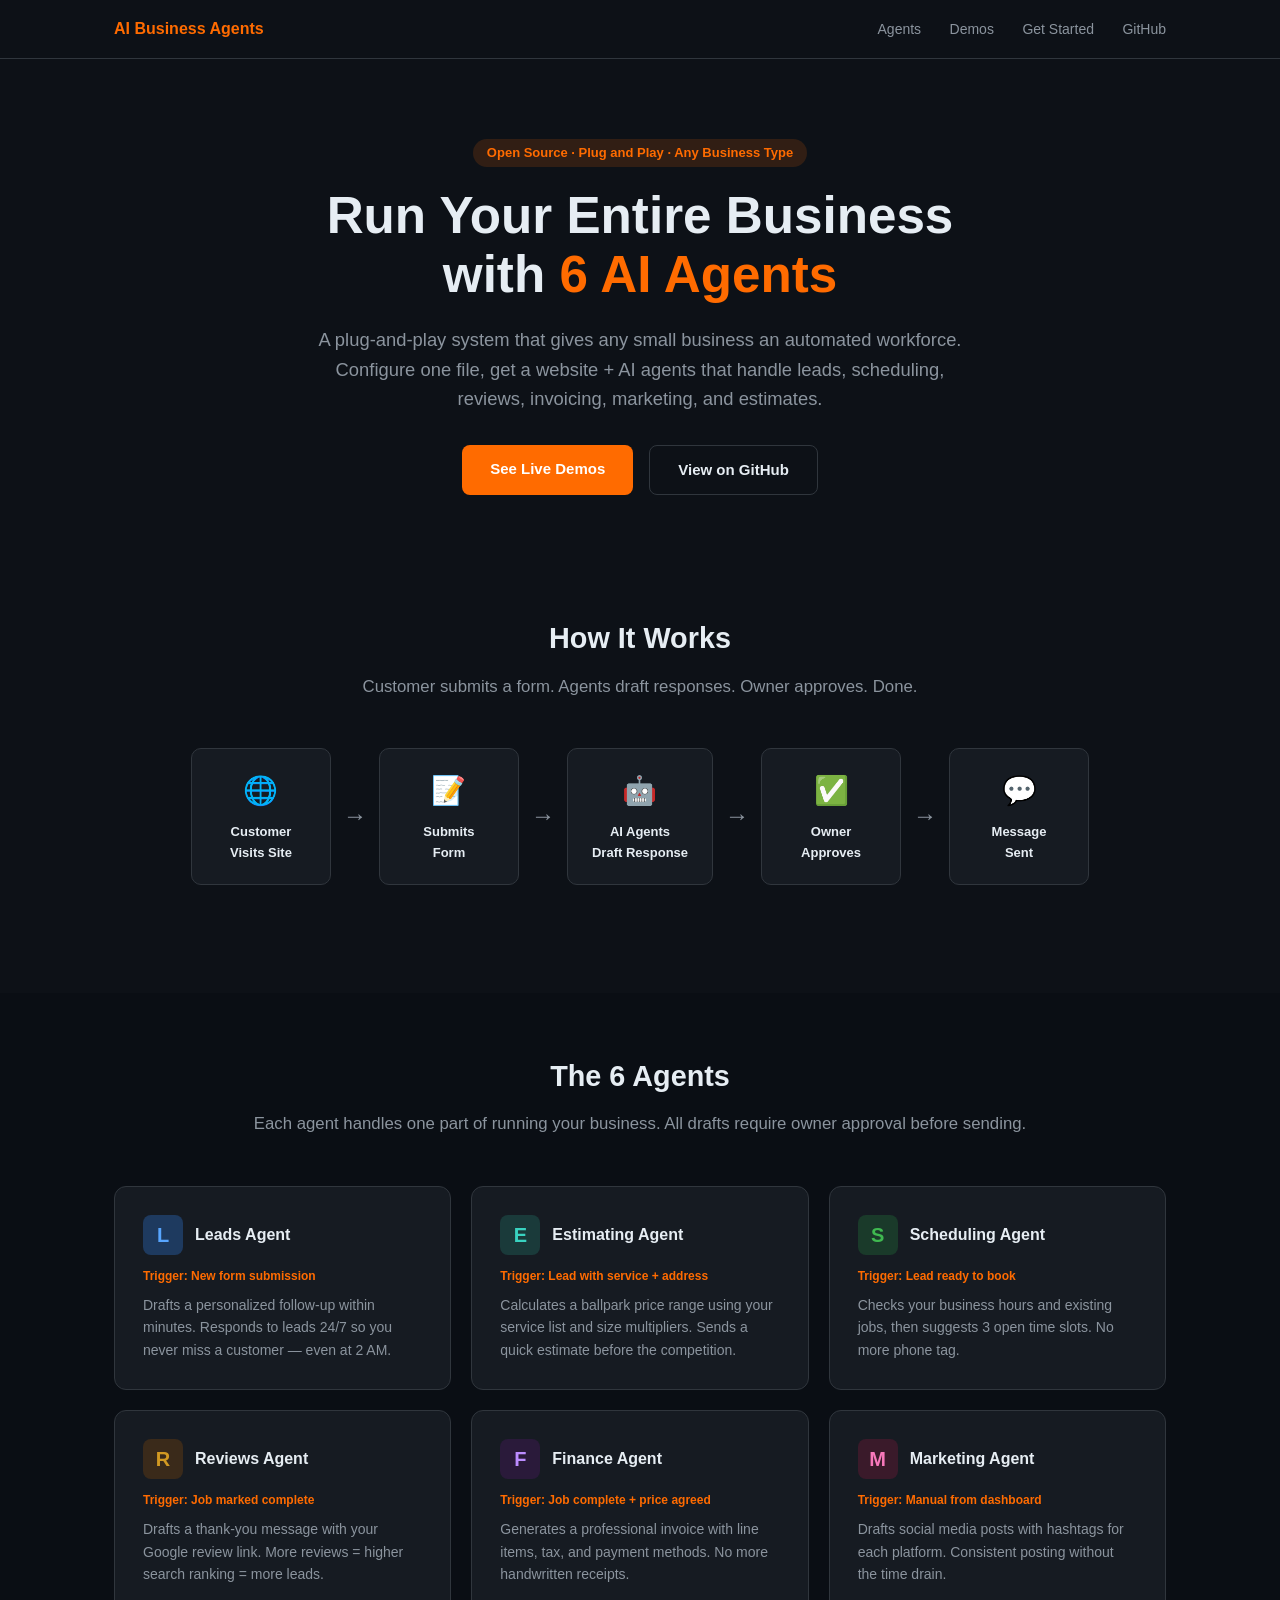
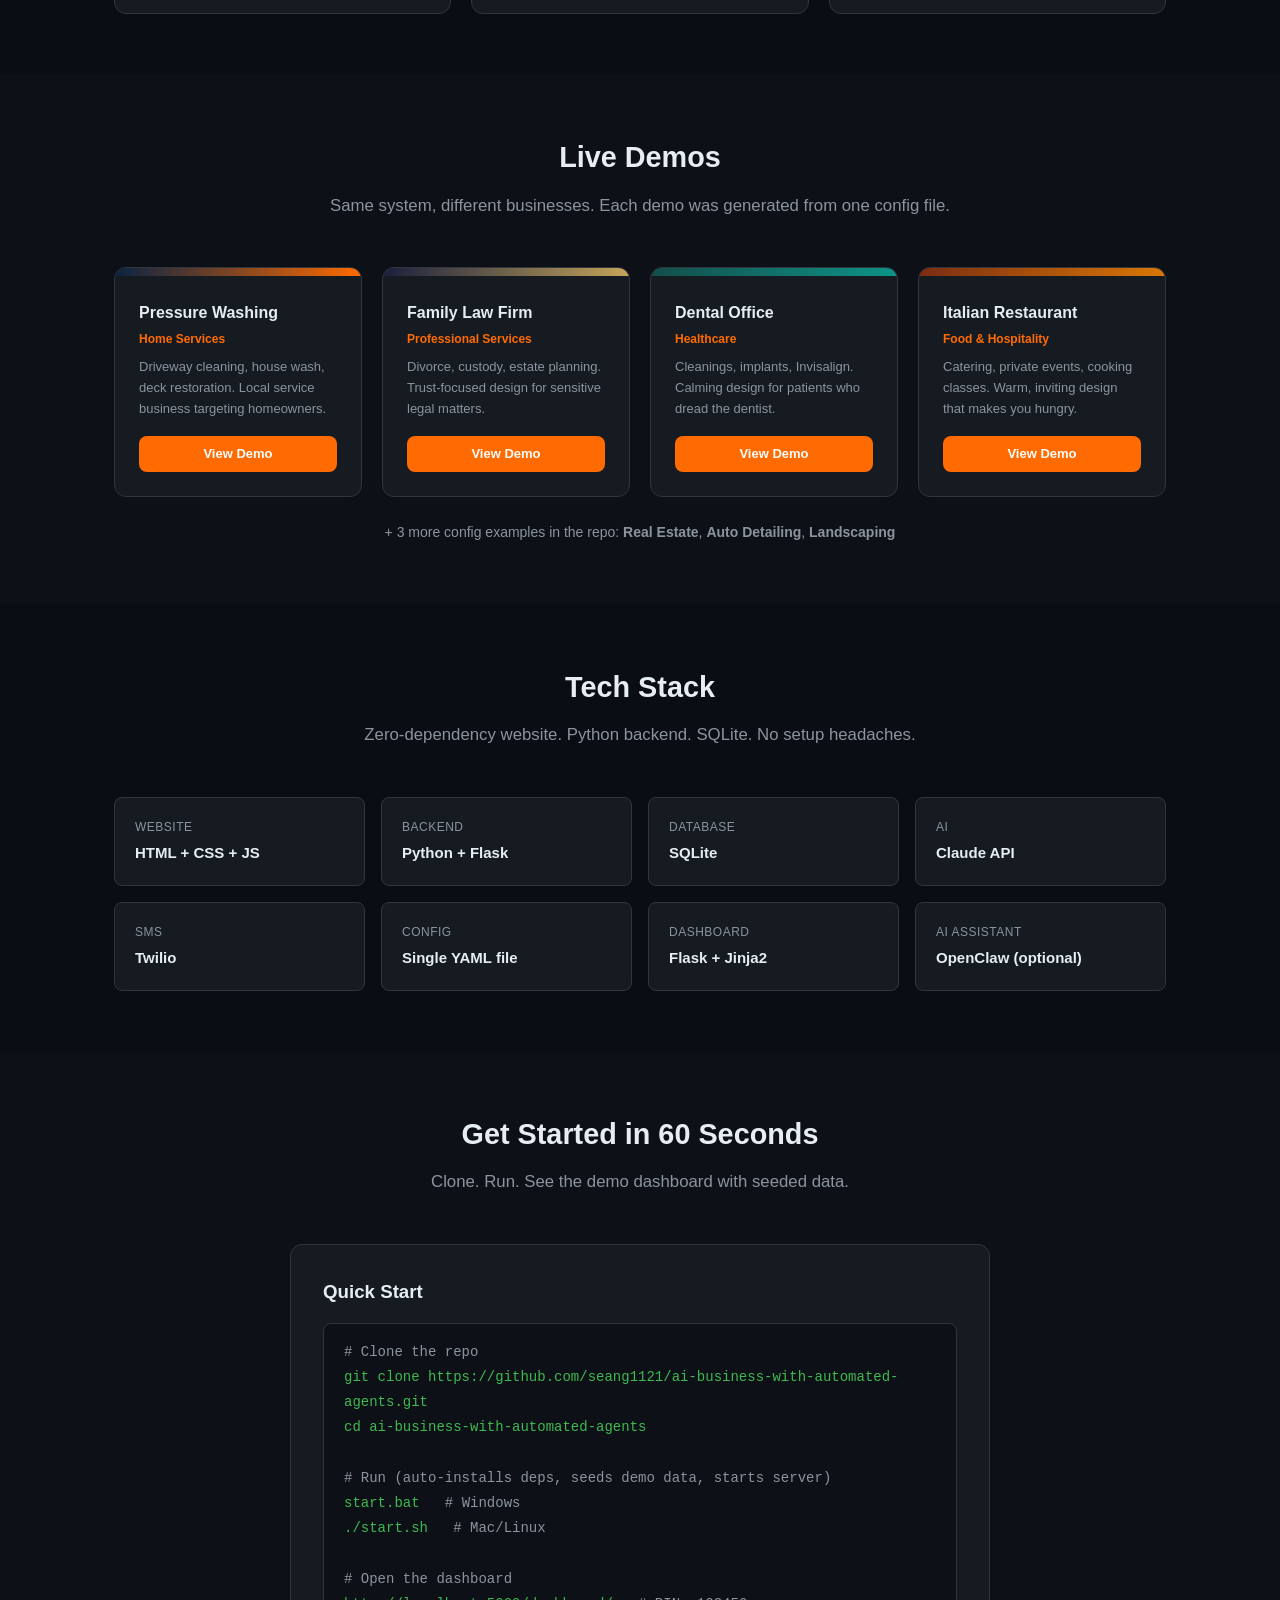
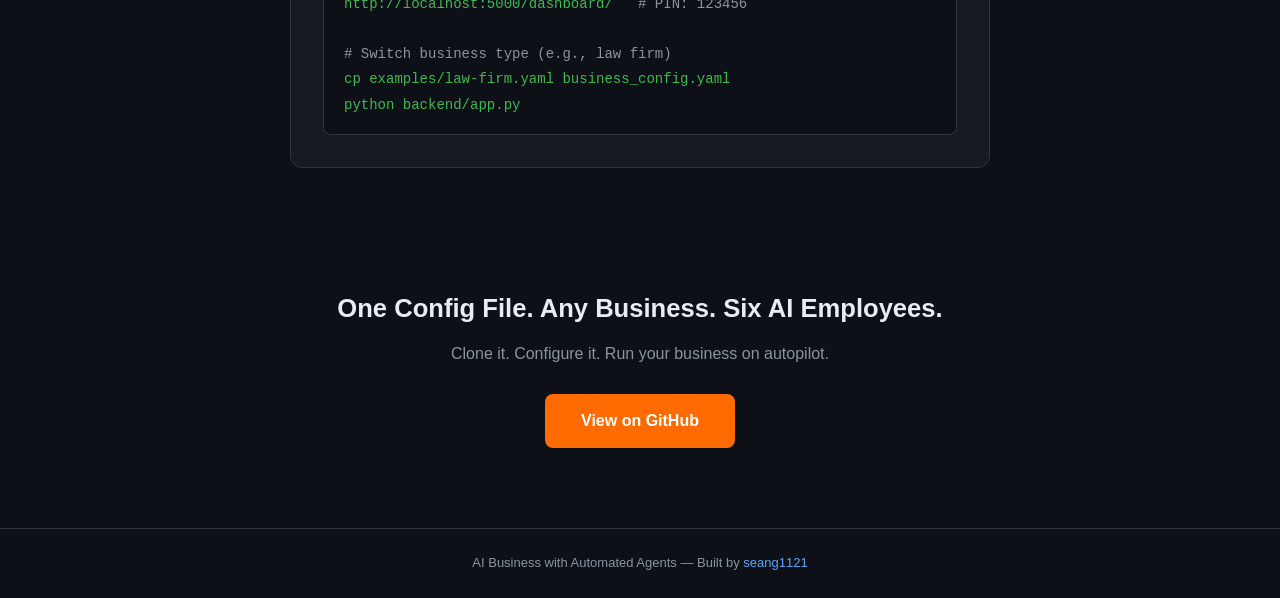
<file: index.html>
<!DOCTYPE html>
<html lang="en">
<head>
  <meta charset="UTF-8">
  <meta name="viewport" content="width=device-width, initial-scale=1.0">
  <title>AI Business with Automated Agents — Run Any Business with AI Employees</title>
  <meta name="description" content="A plug-and-play system that lets one person run an entire business using 6 AI agents. Works for any business type — pressure washing, law firm, dental, restaurant, and more.">
  <style>
    :root {
      --bg: #0d1117;
      --card: #161b22;
      --border: #30363d;
      --text: #e6edf3;
      --muted: #8b949e;
      --accent: #FF6B00;
      --accent-hover: #e65f00;
      --blue: #58a6ff;
      --green: #3fb950;
      --purple: #bc8cff;
      --teal: #39d2c0;
    }

    * { margin: 0; padding: 0; box-sizing: border-box; }

    body {
      font-family: -apple-system, BlinkMacSystemFont, 'Segoe UI', Roboto, Oxygen, Ubuntu, sans-serif;
      background: var(--bg);
      color: var(--text);
      line-height: 1.6;
    }

    a { color: var(--blue); text-decoration: none; }
    a:hover { text-decoration: underline; }

    .container { max-width: 1100px; margin: 0 auto; padding: 0 24px; }

    /* Nav */
    .topnav {
      border-bottom: 1px solid var(--border);
      padding: 16px 0;
    }
    .topnav .container {
      display: flex; justify-content: space-between; align-items: center;
    }
    .nav-brand { font-weight: 700; font-size: 16px; color: var(--accent); }
    .nav-links a {
      color: var(--muted); margin-left: 24px; font-size: 14px;
    }
    .nav-links a:hover { color: var(--text); text-decoration: none; }

    /* Hero */
    .hero {
      padding: 80px 0 60px;
      text-align: center;
    }
    .hero-badge {
      display: inline-block; background: rgba(255,107,0,0.15);
      color: var(--accent); padding: 4px 14px; border-radius: 20px;
      font-size: 13px; font-weight: 600; margin-bottom: 20px;
    }
    .hero h1 {
      font-size: clamp(2rem, 5vw, 3.2rem);
      font-weight: 800; line-height: 1.15;
      margin-bottom: 20px;
    }
    .hero h1 span { color: var(--accent); }
    .hero p {
      font-size: 1.15rem; color: var(--muted);
      max-width: 650px; margin: 0 auto 32px;
    }
    .hero-ctas { display: flex; gap: 16px; justify-content: center; flex-wrap: wrap; }
    .btn {
      display: inline-block; padding: 12px 28px; border-radius: 8px;
      font-weight: 600; font-size: 15px; border: none; cursor: pointer;
      text-decoration: none; transition: all 0.2s;
    }
    .btn-primary { background: var(--accent); color: #fff; }
    .btn-primary:hover { background: var(--accent-hover); text-decoration: none; }
    .btn-outline {
      background: transparent; color: var(--text);
      border: 1px solid var(--border);
    }
    .btn-outline:hover { border-color: var(--muted); text-decoration: none; }

    /* Section titles */
    .section { padding: 60px 0; }
    .section-title {
      font-size: 1.8rem; font-weight: 700;
      text-align: center; margin-bottom: 12px;
    }
    .section-sub {
      text-align: center; color: var(--muted);
      margin-bottom: 48px; font-size: 1.05rem;
    }

    /* How it works */
    .flow-diagram {
      display: flex; align-items: center; justify-content: center;
      flex-wrap: wrap; gap: 12px; margin-bottom: 48px;
    }
    .flow-step {
      background: var(--card); border: 1px solid var(--border);
      border-radius: 10px; padding: 20px 24px; text-align: center;
      min-width: 140px;
    }
    .flow-step .step-icon { font-size: 28px; margin-bottom: 8px; }
    .flow-step .step-label { font-size: 13px; font-weight: 600; }
    .flow-arrow { color: var(--muted); font-size: 24px; }

    /* Agent cards */
    .agents-grid {
      display: grid;
      grid-template-columns: repeat(auto-fit, minmax(300px, 1fr));
      gap: 20px;
    }
    .agent-card {
      background: var(--card); border: 1px solid var(--border);
      border-radius: 12px; padding: 28px;
    }
    .agent-card-header { display: flex; align-items: center; gap: 12px; margin-bottom: 12px; }
    .agent-icon {
      width: 40px; height: 40px; border-radius: 8px;
      display: flex; align-items: center; justify-content: center;
      font-size: 20px; font-weight: 700;
    }
    .agent-icon.leads { background: #1e3a5f; color: #58a6ff; }
    .agent-icon.estimating { background: #1a3a3a; color: #39d2c0; }
    .agent-icon.scheduling { background: #1a3a2a; color: #3fb950; }
    .agent-icon.reviews { background: #3a2a1a; color: #d29922; }
    .agent-icon.finance { background: #2a1a3a; color: #bc8cff; }
    .agent-icon.marketing { background: #3a1a2a; color: #f778ba; }
    .agent-card h3 { font-size: 1rem; }
    .agent-card .trigger { font-size: 12px; color: var(--accent); font-weight: 600; margin-bottom: 8px; }
    .agent-card p { font-size: 14px; color: var(--muted); }

    /* Demo showcase */
    .demos-grid {
      display: grid;
      grid-template-columns: repeat(auto-fit, minmax(240px, 1fr));
      gap: 20px;
    }
    .demo-card {
      background: var(--card); border: 1px solid var(--border);
      border-radius: 12px; overflow: hidden;
      transition: transform 0.2s, border-color 0.2s;
    }
    .demo-card:hover {
      transform: translateY(-4px);
      border-color: var(--accent);
    }
    .demo-card-color {
      height: 8px; width: 100%;
    }
    .demo-card-body { padding: 24px; }
    .demo-card h3 { font-size: 1rem; margin-bottom: 4px; }
    .demo-card .demo-type { font-size: 12px; color: var(--accent); font-weight: 600; margin-bottom: 8px; }
    .demo-card p { font-size: 13px; color: var(--muted); margin-bottom: 16px; }
    .demo-card .btn { font-size: 13px; padding: 8px 16px; display: block; text-align: center; }

    /* Tech stack */
    .stack-grid {
      display: grid;
      grid-template-columns: repeat(auto-fit, minmax(200px, 1fr));
      gap: 16px;
    }
    .stack-item {
      background: var(--card); border: 1px solid var(--border);
      border-radius: 8px; padding: 20px;
    }
    .stack-item .stack-label { font-size: 12px; color: var(--muted); text-transform: uppercase; letter-spacing: 0.5px; }
    .stack-item .stack-value { font-size: 15px; font-weight: 600; margin-top: 4px; }

    /* Quick start */
    .quickstart {
      background: var(--card); border: 1px solid var(--border);
      border-radius: 12px; padding: 32px;
      max-width: 700px; margin: 0 auto;
    }
    .quickstart h3 { margin-bottom: 16px; }
    .code-block {
      background: var(--bg); border: 1px solid var(--border);
      border-radius: 8px; padding: 16px 20px;
      font-family: 'SF Mono', 'Fira Code', monospace;
      font-size: 14px; line-height: 1.8;
      overflow-x: auto;
    }
    .code-comment { color: var(--muted); }
    .code-cmd { color: var(--green); }

    /* CTA */
    .cta-section {
      text-align: center; padding: 60px 0 80px;
    }
    .cta-section h2 { font-size: 1.6rem; margin-bottom: 12px; }
    .cta-section p { color: var(--muted); margin-bottom: 28px; }

    /* Footer */
    .footer {
      border-top: 1px solid var(--border);
      padding: 24px 0; text-align: center;
      color: var(--muted); font-size: 13px;
    }

    @media (max-width: 600px) {
      .hero { padding: 48px 0 40px; }
      .flow-arrow { display: none; }
      .flow-diagram { flex-direction: column; }
      .agents-grid { grid-template-columns: 1fr; }
    }
  </style>
</head>
<body>

  <!-- Nav -->
  <nav class="topnav">
    <div class="container">
      <div class="nav-brand">AI Business Agents</div>
      <div class="nav-links">
        <a href="#agents">Agents</a>
        <a href="#demos">Demos</a>
        <a href="#quickstart">Get Started</a>
        <a href="https://github.com/seang1121/ai-business-with-automated-agents" target="_blank">GitHub</a>
      </div>
    </div>
  </nav>

  <!-- Hero -->
  <section class="hero">
    <div class="container">
      <div class="hero-badge">Open Source &middot; Plug and Play &middot; Any Business Type</div>
      <h1>Run Your Entire Business<br>with <span>6 AI Agents</span></h1>
      <p>A plug-and-play system that gives any small business an automated workforce. Configure one file, get a website + AI agents that handle leads, scheduling, reviews, invoicing, marketing, and estimates.</p>
      <div class="hero-ctas">
        <a href="#demos" class="btn btn-primary">See Live Demos</a>
        <a href="https://github.com/seang1121/ai-business-with-automated-agents" class="btn btn-outline" target="_blank">View on GitHub</a>
      </div>
    </div>
  </section>

  <!-- How it works -->
  <section class="section">
    <div class="container">
      <h2 class="section-title">How It Works</h2>
      <p class="section-sub">Customer submits a form. Agents draft responses. Owner approves. Done.</p>

      <div class="flow-diagram">
        <div class="flow-step">
          <div class="step-icon">&#127760;</div>
          <div class="step-label">Customer<br>Visits Site</div>
        </div>
        <div class="flow-arrow">&#8594;</div>
        <div class="flow-step">
          <div class="step-icon">&#128221;</div>
          <div class="step-label">Submits<br>Form</div>
        </div>
        <div class="flow-arrow">&#8594;</div>
        <div class="flow-step">
          <div class="step-icon">&#129302;</div>
          <div class="step-label">AI Agents<br>Draft Response</div>
        </div>
        <div class="flow-arrow">&#8594;</div>
        <div class="flow-step">
          <div class="step-icon">&#9989;</div>
          <div class="step-label">Owner<br>Approves</div>
        </div>
        <div class="flow-arrow">&#8594;</div>
        <div class="flow-step">
          <div class="step-icon">&#128172;</div>
          <div class="step-label">Message<br>Sent</div>
        </div>
      </div>
    </div>
  </section>

  <!-- The 6 Agents -->
  <section class="section" id="agents" style="background:#0a0e14;">
    <div class="container">
      <h2 class="section-title">The 6 Agents</h2>
      <p class="section-sub">Each agent handles one part of running your business. All drafts require owner approval before sending.</p>

      <div class="agents-grid">
        <div class="agent-card">
          <div class="agent-card-header">
            <div class="agent-icon leads">L</div>
            <h3>Leads Agent</h3>
          </div>
          <div class="trigger">Trigger: New form submission</div>
          <p>Drafts a personalized follow-up within minutes. Responds to leads 24/7 so you never miss a customer — even at 2 AM.</p>
        </div>

        <div class="agent-card">
          <div class="agent-card-header">
            <div class="agent-icon estimating">E</div>
            <h3>Estimating Agent</h3>
          </div>
          <div class="trigger">Trigger: Lead with service + address</div>
          <p>Calculates a ballpark price range using your service list and size multipliers. Sends a quick estimate before the competition.</p>
        </div>

        <div class="agent-card">
          <div class="agent-card-header">
            <div class="agent-icon scheduling">S</div>
            <h3>Scheduling Agent</h3>
          </div>
          <div class="trigger">Trigger: Lead ready to book</div>
          <p>Checks your business hours and existing jobs, then suggests 3 open time slots. No more phone tag.</p>
        </div>

        <div class="agent-card">
          <div class="agent-card-header">
            <div class="agent-icon reviews">R</div>
            <h3>Reviews Agent</h3>
          </div>
          <div class="trigger">Trigger: Job marked complete</div>
          <p>Drafts a thank-you message with your Google review link. More reviews = higher search ranking = more leads.</p>
        </div>

        <div class="agent-card">
          <div class="agent-card-header">
            <div class="agent-icon finance">F</div>
            <h3>Finance Agent</h3>
          </div>
          <div class="trigger">Trigger: Job complete + price agreed</div>
          <p>Generates a professional invoice with line items, tax, and payment methods. No more handwritten receipts.</p>
        </div>

        <div class="agent-card">
          <div class="agent-card-header">
            <div class="agent-icon marketing">M</div>
            <h3>Marketing Agent</h3>
          </div>
          <div class="trigger">Trigger: Manual from dashboard</div>
          <p>Drafts social media posts with hashtags for each platform. Consistent posting without the time drain.</p>
        </div>
      </div>
    </div>
  </section>

  <!-- Demo Showcase -->
  <section class="section" id="demos">
    <div class="container">
      <h2 class="section-title">Live Demos</h2>
      <p class="section-sub">Same system, different businesses. Each demo was generated from one config file.</p>

      <div class="demos-grid">
        <a href="demos/pressure-washing/index.html" class="demo-card" style="text-decoration:none;color:inherit;">
          <div class="demo-card-color" style="background: linear-gradient(90deg, #0A2342, #FF6B00);"></div>
          <div class="demo-card-body">
            <h3>Pressure Washing</h3>
            <div class="demo-type">Home Services</div>
            <p>Driveway cleaning, house wash, deck restoration. Local service business targeting homeowners.</p>
            <span class="btn btn-primary">View Demo</span>
          </div>
        </a>

        <a href="demos/law-firm/index.html" class="demo-card" style="text-decoration:none;color:inherit;">
          <div class="demo-card-color" style="background: linear-gradient(90deg, #1a1f3d, #c5a55a);"></div>
          <div class="demo-card-body">
            <h3>Family Law Firm</h3>
            <div class="demo-type">Professional Services</div>
            <p>Divorce, custody, estate planning. Trust-focused design for sensitive legal matters.</p>
            <span class="btn btn-primary">View Demo</span>
          </div>
        </a>

        <a href="demos/dental/index.html" class="demo-card" style="text-decoration:none;color:inherit;">
          <div class="demo-card-color" style="background: linear-gradient(90deg, #134e4a, #0d9488);"></div>
          <div class="demo-card-body">
            <h3>Dental Office</h3>
            <div class="demo-type">Healthcare</div>
            <p>Cleanings, implants, Invisalign. Calming design for patients who dread the dentist.</p>
            <span class="btn btn-primary">View Demo</span>
          </div>
        </a>

        <a href="demos/restaurant/index.html" class="demo-card" style="text-decoration:none;color:inherit;">
          <div class="demo-card-color" style="background: linear-gradient(90deg, #7c2d12, #d97706);"></div>
          <div class="demo-card-body">
            <h3>Italian Restaurant</h3>
            <div class="demo-type">Food & Hospitality</div>
            <p>Catering, private events, cooking classes. Warm, inviting design that makes you hungry.</p>
            <span class="btn btn-primary">View Demo</span>
          </div>
        </a>
      </div>

      <p style="text-align:center;margin-top:24px;color:var(--muted);font-size:14px;">
        + 3 more config examples in the repo: <strong>Real Estate</strong>, <strong>Auto Detailing</strong>, <strong>Landscaping</strong>
      </p>
    </div>
  </section>

  <!-- Tech Stack -->
  <section class="section" style="background:#0a0e14;">
    <div class="container">
      <h2 class="section-title">Tech Stack</h2>
      <p class="section-sub">Zero-dependency website. Python backend. SQLite. No setup headaches.</p>

      <div class="stack-grid">
        <div class="stack-item">
          <div class="stack-label">Website</div>
          <div class="stack-value">HTML + CSS + JS</div>
        </div>
        <div class="stack-item">
          <div class="stack-label">Backend</div>
          <div class="stack-value">Python + Flask</div>
        </div>
        <div class="stack-item">
          <div class="stack-label">Database</div>
          <div class="stack-value">SQLite</div>
        </div>
        <div class="stack-item">
          <div class="stack-label">AI</div>
          <div class="stack-value">Claude API</div>
        </div>
        <div class="stack-item">
          <div class="stack-label">SMS</div>
          <div class="stack-value">Twilio</div>
        </div>
        <div class="stack-item">
          <div class="stack-label">Config</div>
          <div class="stack-value">Single YAML file</div>
        </div>
        <div class="stack-item">
          <div class="stack-label">Dashboard</div>
          <div class="stack-value">Flask + Jinja2</div>
        </div>
        <div class="stack-item">
          <div class="stack-label">AI Assistant</div>
          <div class="stack-value">OpenClaw (optional)</div>
        </div>
      </div>
    </div>
  </section>

  <!-- Quick Start -->
  <section class="section" id="quickstart">
    <div class="container">
      <h2 class="section-title">Get Started in 60 Seconds</h2>
      <p class="section-sub">Clone. Run. See the demo dashboard with seeded data.</p>

      <div class="quickstart">
        <h3>Quick Start</h3>
        <div class="code-block">
          <span class="code-comment"># Clone the repo</span><br>
          <span class="code-cmd">git clone https://github.com/seang1121/ai-business-with-automated-agents.git</span><br>
          <span class="code-cmd">cd ai-business-with-automated-agents</span><br><br>
          <span class="code-comment"># Run (auto-installs deps, seeds demo data, starts server)</span><br>
          <span class="code-cmd">start.bat</span>
          <span class="code-comment">&nbsp;&nbsp;# Windows</span><br>
          <span class="code-cmd">./start.sh</span>
          <span class="code-comment">&nbsp;&nbsp;# Mac/Linux</span><br><br>
          <span class="code-comment"># Open the dashboard</span><br>
          <span class="code-cmd">http://localhost:5000/dashboard/</span>
          <span class="code-comment">&nbsp;&nbsp;# PIN: 123456</span><br><br>
          <span class="code-comment"># Switch business type (e.g., law firm)</span><br>
          <span class="code-cmd">cp examples/law-firm.yaml business_config.yaml</span><br>
          <span class="code-cmd">python backend/app.py</span>
        </div>
      </div>
    </div>
  </section>

  <!-- CTA -->
  <section class="cta-section">
    <div class="container">
      <h2>One Config File. Any Business. Six AI Employees.</h2>
      <p>Clone it. Configure it. Run your business on autopilot.</p>
      <a href="https://github.com/seang1121/ai-business-with-automated-agents" class="btn btn-primary" target="_blank" style="font-size:16px;padding:14px 36px;">
        View on GitHub
      </a>
    </div>
  </section>

  <!-- Footer -->
  <footer class="footer">
    <div class="container">
      <p>AI Business with Automated Agents &mdash; Built by <a href="https://github.com/seang1121">seang1121</a></p>
    </div>
  </footer>

</body>
</html>
</file>
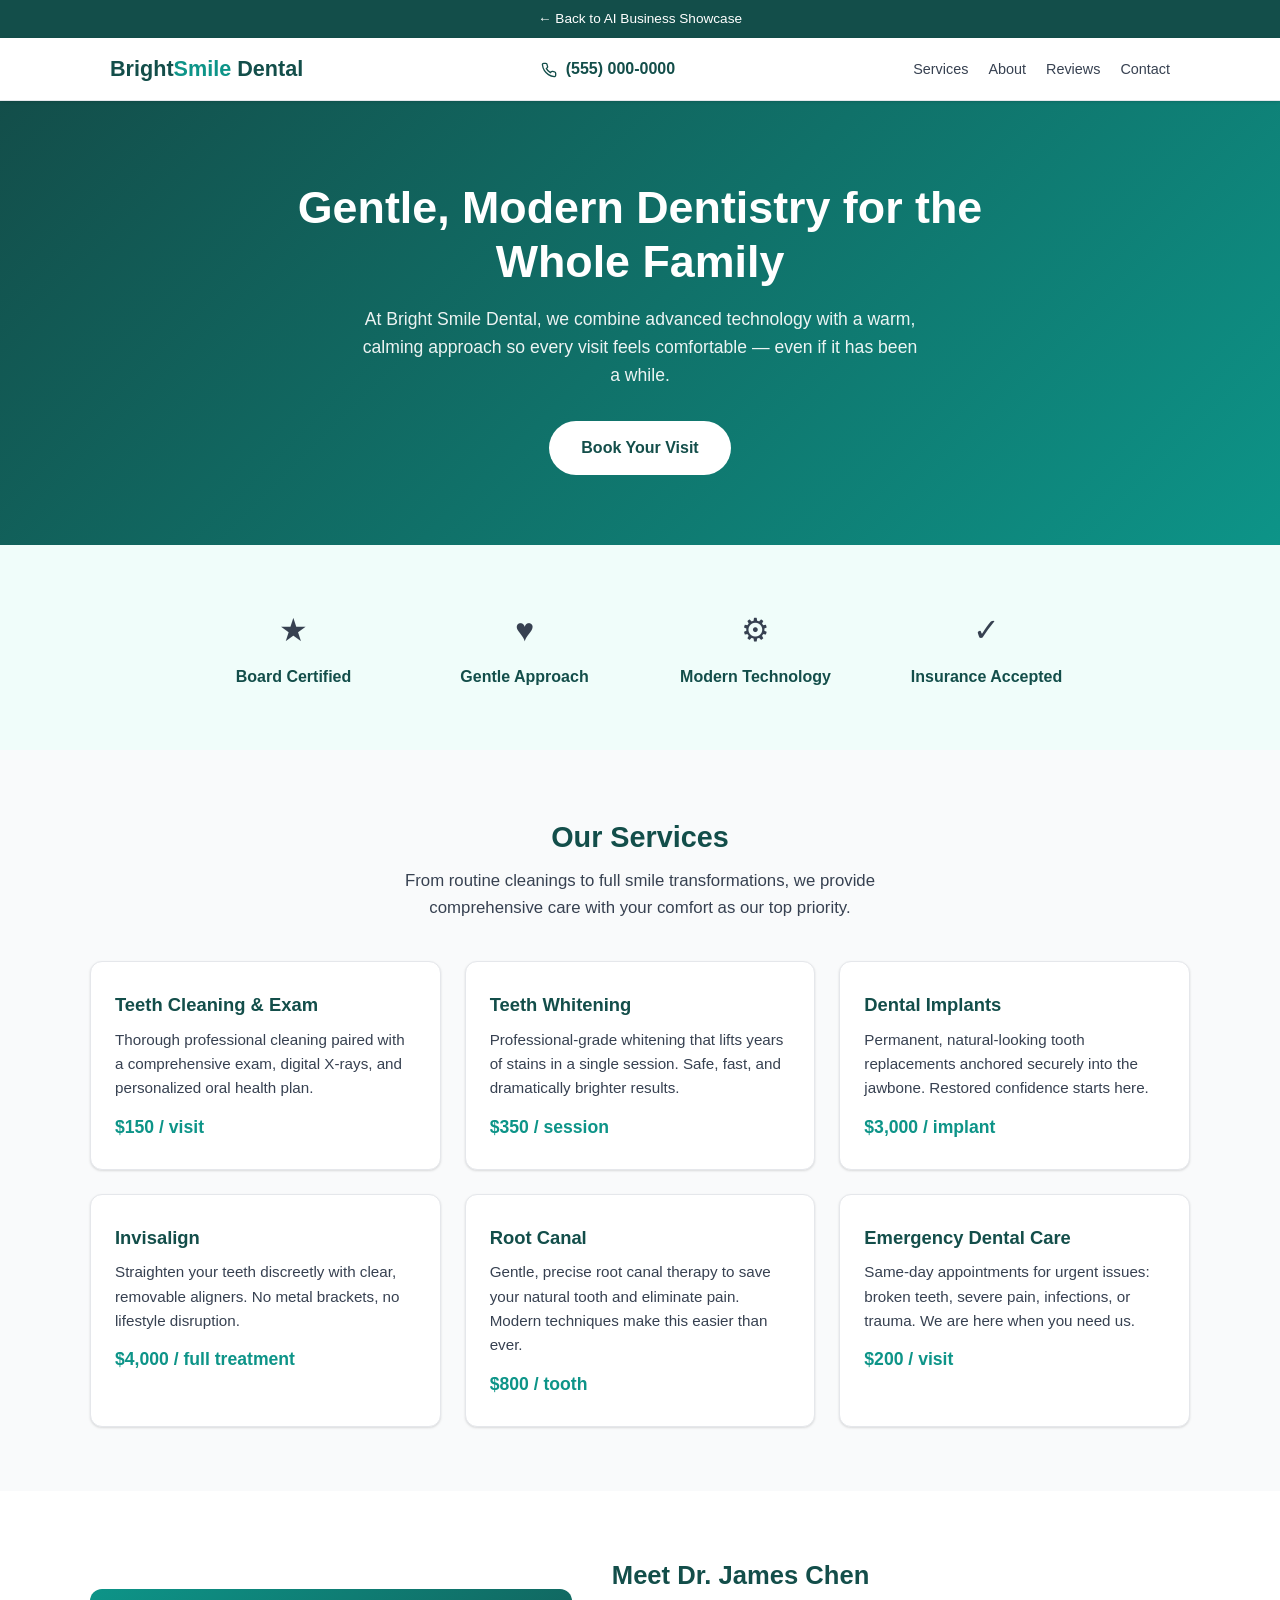
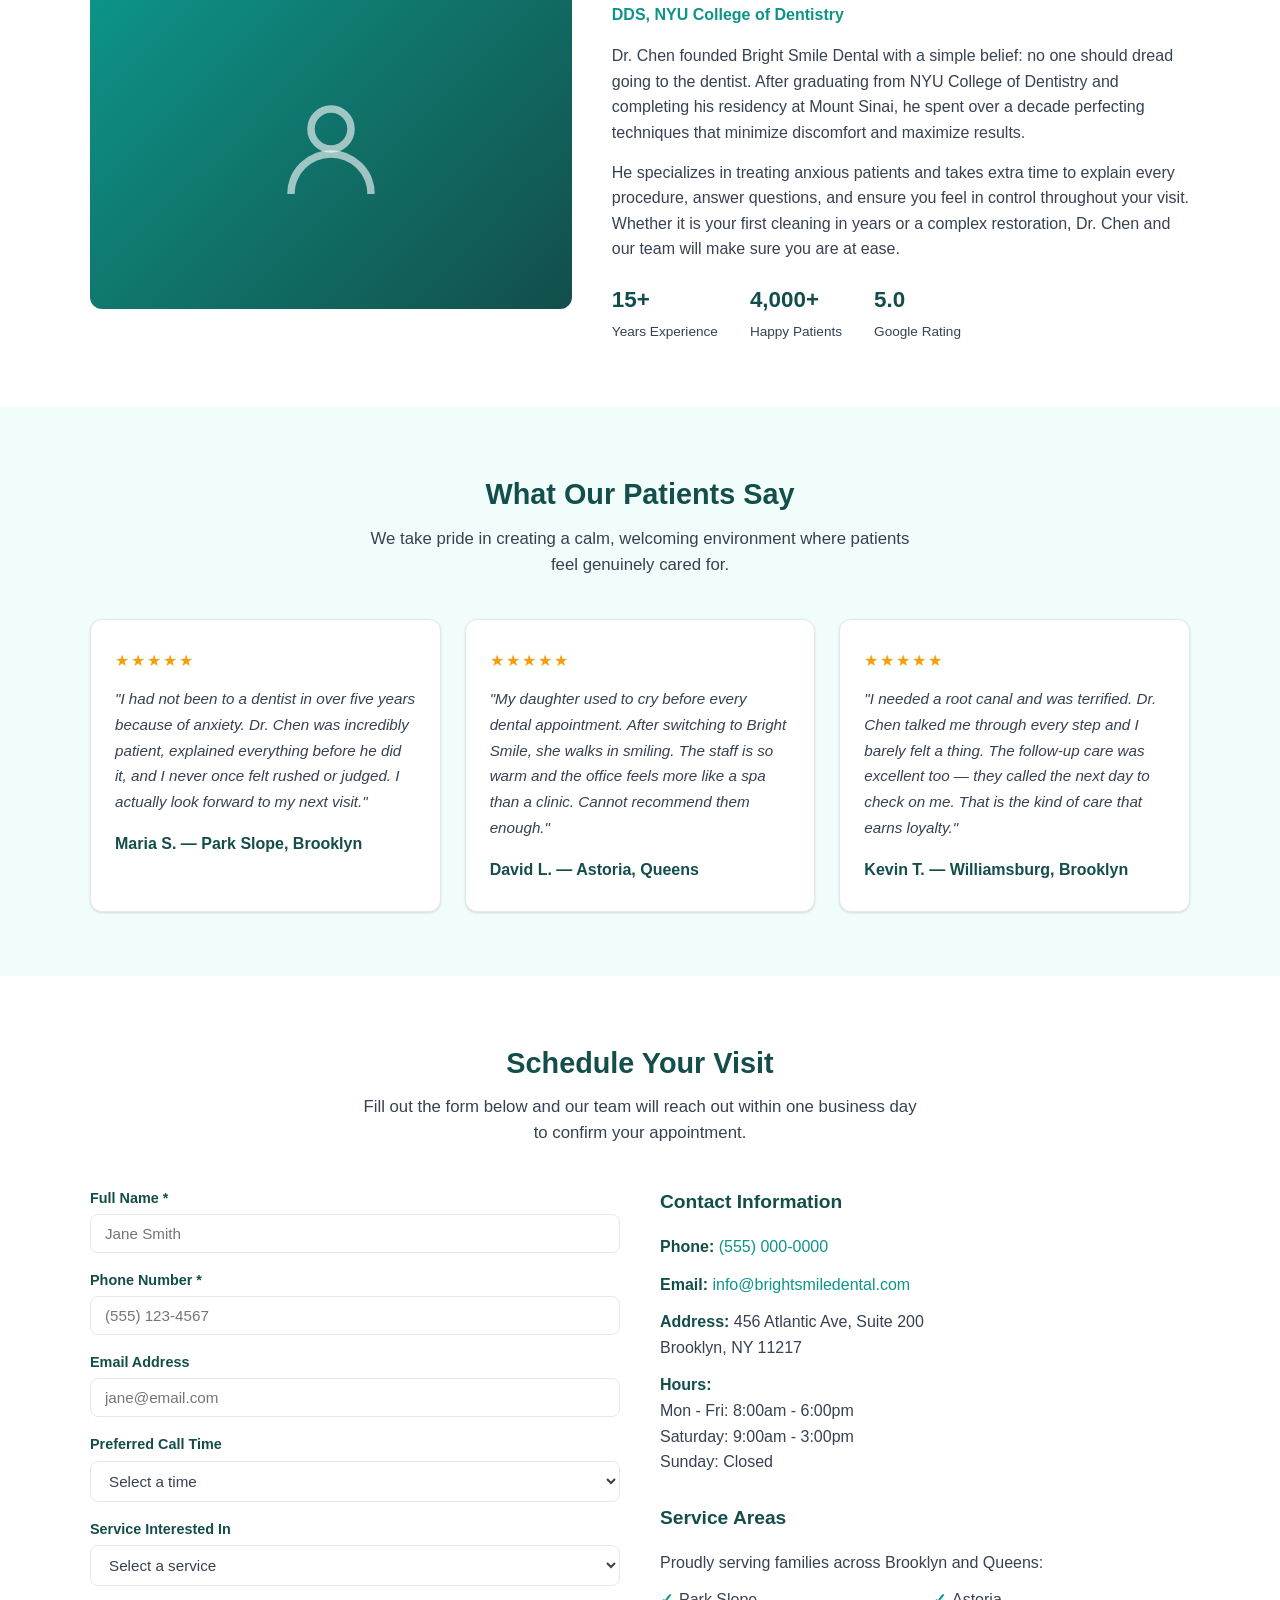
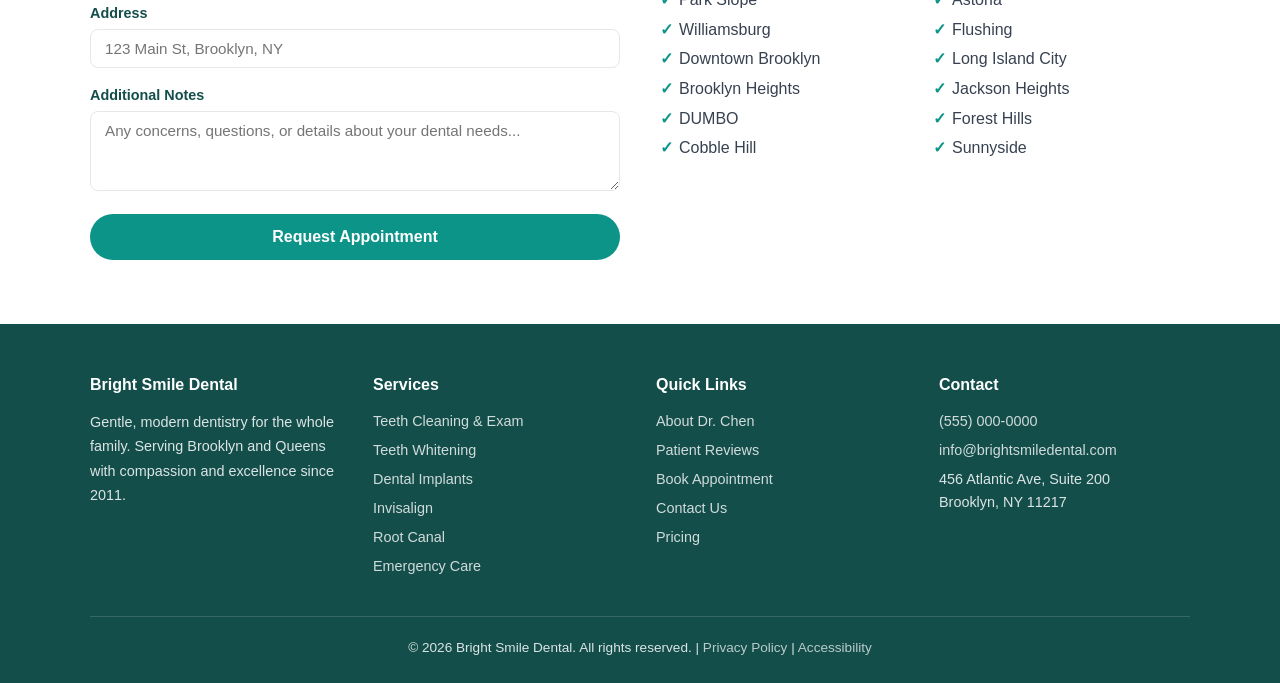
<file: demos/dental/index.html>
<!DOCTYPE html>
<html lang="en">
<head>
  <meta charset="UTF-8">
  <meta name="viewport" content="width=device-width, initial-scale=1.0">
  <title>Bright Smile Dental | Gentle, Modern Dentistry</title>
  <style>
    *, *::before, *::after { box-sizing: border-box; margin: 0; padding: 0; }
    :root {
      --teal: #0d9488;
      --dark-teal: #134e4a;
      --white: #ffffff;
      --mint: #f0fdfa;
      --gray: #374151;
      --light-gray: #f9fafb;
      --border: #e5e7eb;
      --shadow: 0 1px 3px rgba(0,0,0,0.08), 0 1px 2px rgba(0,0,0,0.06);
      --shadow-md: 0 4px 12px rgba(0,0,0,0.08);
      --radius: 12px;
    }
    html { scroll-behavior: smooth; }
    body { font-family: -apple-system, BlinkMacSystemFont, 'Segoe UI', Roboto, sans-serif; color: var(--gray); line-height: 1.6; }
    a { color: var(--teal); text-decoration: none; }
    a:hover { text-decoration: underline; }
    img { max-width: 100%; display: block; }

    /* Back to showcase */
    .back-bar { background: var(--dark-teal); color: var(--white); text-align: center; padding: 8px 16px; font-size: 0.85rem; }
    .back-bar a { color: var(--white); font-weight: 500; }
    .back-bar a:hover { opacity: 0.85; }

    /* Header */
    .header { position: sticky; top: 0; z-index: 100; background: var(--white); border-bottom: 1px solid var(--border); box-shadow: var(--shadow); }
    .header-inner { max-width: 1100px; margin: 0 auto; padding: 14px 20px; display: flex; justify-content: space-between; align-items: center; flex-wrap: wrap; gap: 8px; }
    .logo { font-size: 1.35rem; font-weight: 700; color: var(--dark-teal); }
    .logo span { color: var(--teal); }
    .header-phone { font-weight: 600; color: var(--dark-teal); font-size: 1rem; white-space: nowrap; }
    .header-phone svg { vertical-align: middle; margin-right: 4px; }
    nav { width: 100%; display: flex; gap: 20px; margin-top: 4px; }
    nav a { color: var(--gray); font-size: 0.9rem; font-weight: 500; }
    nav a:hover { color: var(--teal); text-decoration: none; }
    @media(min-width:768px) { nav { width: auto; margin-top: 0; } }

    /* Hero */
    .hero { background: linear-gradient(135deg, var(--dark-teal) 0%, var(--teal) 100%); color: var(--white); padding: 80px 20px 70px; text-align: center; }
    .hero h1 { font-size: clamp(1.8rem, 5vw, 2.8rem); max-width: 700px; margin: 0 auto 16px; line-height: 1.2; font-weight: 700; }
    .hero p { font-size: 1.1rem; max-width: 560px; margin: 0 auto 32px; opacity: 0.92; }
    .btn { display: inline-block; padding: 14px 32px; border-radius: 50px; font-weight: 600; font-size: 1rem; cursor: pointer; border: none; transition: transform 0.15s, box-shadow 0.15s; }
    .btn:hover { transform: translateY(-1px); box-shadow: var(--shadow-md); text-decoration: none; }
    .btn-white { background: var(--white); color: var(--dark-teal); }
    .btn-teal { background: var(--teal); color: var(--white); }

    /* Sections */
    .section { padding: 64px 20px; }
    .section-title { text-align: center; font-size: 1.8rem; font-weight: 700; color: var(--dark-teal); margin-bottom: 8px; }
    .section-sub { text-align: center; color: var(--gray); max-width: 560px; margin: 0 auto 40px; font-size: 1.05rem; }
    .container { max-width: 1100px; margin: 0 auto; }

    /* Trust Badges */
    .badges { background: var(--mint); padding: 40px 20px; }
    .badges-grid { display: grid; grid-template-columns: repeat(auto-fit, minmax(200px, 1fr)); gap: 24px; max-width: 900px; margin: 0 auto; text-align: center; }
    .badge-item { padding: 20px; }
    .badge-icon { font-size: 2rem; margin-bottom: 8px; }
    .badge-label { font-weight: 600; color: var(--dark-teal); font-size: 1rem; }

    /* Services */
    .services-grid { display: grid; grid-template-columns: repeat(auto-fill, minmax(300px, 1fr)); gap: 24px; }
    .service-card { background: var(--white); border: 1px solid var(--border); border-radius: var(--radius); padding: 28px 24px; box-shadow: var(--shadow); transition: box-shadow 0.2s, transform 0.2s; }
    .service-card:hover { box-shadow: var(--shadow-md); transform: translateY(-2px); }
    .service-card h3 { color: var(--dark-teal); margin-bottom: 8px; font-size: 1.15rem; }
    .service-card p { font-size: 0.95rem; margin-bottom: 12px; }
    .service-price { font-weight: 700; color: var(--teal); font-size: 1.1rem; }

    /* About */
    .about-wrap { display: grid; grid-template-columns: 1fr; gap: 40px; align-items: center; }
    @media(min-width:768px) { .about-wrap { grid-template-columns: 1fr 1.2fr; } }
    .about-photo { background: linear-gradient(135deg, var(--teal), var(--dark-teal)); border-radius: var(--radius); height: 320px; display: flex; align-items: center; justify-content: center; color: var(--white); font-size: 5rem; }
    .about-text h2 { color: var(--dark-teal); font-size: 1.6rem; margin-bottom: 6px; }
    .about-text .credential { color: var(--teal); font-weight: 600; margin-bottom: 16px; display: block; }
    .about-text p { margin-bottom: 14px; font-size: 1rem; }
    .about-stats { display: flex; gap: 32px; margin-top: 20px; }
    .about-stat strong { display: block; font-size: 1.4rem; color: var(--dark-teal); }
    .about-stat span { font-size: 0.85rem; color: var(--gray); }

    /* Testimonials */
    .testimonials-grid { display: grid; grid-template-columns: repeat(auto-fill, minmax(300px, 1fr)); gap: 24px; }
    .testimonial-card { background: var(--white); border: 1px solid var(--border); border-radius: var(--radius); padding: 28px 24px; box-shadow: var(--shadow); }
    .testimonial-card p { font-style: italic; margin-bottom: 16px; font-size: 0.95rem; line-height: 1.7; }
    .testimonial-author { font-weight: 600; color: var(--dark-teal); }
    .stars { color: #f59e0b; margin-bottom: 12px; letter-spacing: 2px; }

    /* Contact */
    .contact-wrap { display: grid; grid-template-columns: 1fr; gap: 40px; }
    @media(min-width:768px) { .contact-wrap { grid-template-columns: 1fr 1fr; } }
    .form-group { margin-bottom: 16px; }
    .form-group label { display: block; font-weight: 600; margin-bottom: 4px; font-size: 0.9rem; color: var(--dark-teal); }
    .form-group input, .form-group select, .form-group textarea {
      width: 100%; padding: 10px 14px; border: 1px solid var(--border); border-radius: 8px;
      font-size: 0.95rem; font-family: inherit; background: var(--white); color: var(--gray);
      transition: border-color 0.2s;
    }
    .form-group input:focus, .form-group select:focus, .form-group textarea:focus { outline: none; border-color: var(--teal); box-shadow: 0 0 0 3px rgba(13,148,136,0.12); }
    .form-group textarea { resize: vertical; min-height: 80px; }
    .contact-info h3 { color: var(--dark-teal); margin-bottom: 16px; font-size: 1.2rem; }
    .contact-info p { margin-bottom: 12px; }
    .contact-info strong { color: var(--dark-teal); }
    .area-list { list-style: none; display: grid; grid-template-columns: 1fr 1fr; gap: 4px 16px; margin-top: 8px; }
    .area-list li::before { content: "\2713"; color: var(--teal); font-weight: 700; margin-right: 6px; }

    /* Footer */
    footer { background: var(--dark-teal); color: rgba(255,255,255,0.85); padding: 48px 20px 24px; }
    .footer-grid { display: grid; grid-template-columns: repeat(auto-fit, minmax(200px, 1fr)); gap: 32px; max-width: 1100px; margin: 0 auto 32px; }
    .footer-grid h4 { color: var(--white); margin-bottom: 12px; font-size: 1rem; }
    .footer-grid a { color: rgba(255,255,255,0.8); display: block; margin-bottom: 6px; font-size: 0.9rem; }
    .footer-grid a:hover { color: var(--white); }
    .footer-bottom { text-align: center; border-top: 1px solid rgba(255,255,255,0.15); padding-top: 20px; font-size: 0.85rem; max-width: 1100px; margin: 0 auto; }
  </style>
</head>
<body>

  <!-- Back to showcase -->
  <div class="back-bar">
    <a href="../../index.html">&larr; Back to AI Business Showcase</a>
  </div>

  <!-- Sticky Header -->
  <header class="header">
    <div class="header-inner">
      <div class="logo">Bright<span>Smile</span> Dental</div>
      <a href="tel:5550000000" class="header-phone">
        <svg width="16" height="16" fill="none" stroke="currentColor" stroke-width="2" viewBox="0 0 24 24"><path d="M22 16.92v3a2 2 0 01-2.18 2 19.79 19.79 0 01-8.63-3.07 19.5 19.5 0 01-6-6A19.79 19.79 0 012.12 4.18 2 2 0 014.11 2h3a2 2 0 012 1.72c.127.96.362 1.903.7 2.81a2 2 0 01-.45 2.11L8.09 9.91a16 16 0 006 6l1.27-1.27a2 2 0 012.11-.45c.907.338 1.85.573 2.81.7A2 2 0 0122 16.92z"/></svg>
        (555) 000-0000
      </a>
      <nav>
        <a href="#services">Services</a>
        <a href="#about">About</a>
        <a href="#testimonials">Reviews</a>
        <a href="#contact">Contact</a>
      </nav>
    </div>
  </header>

  <!-- Hero -->
  <section class="hero">
    <h1>Gentle, Modern Dentistry for the Whole Family</h1>
    <p>At Bright Smile Dental, we combine advanced technology with a warm, calming approach so every visit feels comfortable — even if it has been a while.</p>
    <a href="#contact" class="btn btn-white">Book Your Visit</a>
  </section>

  <!-- Trust Badges -->
  <div class="badges">
    <div class="badges-grid">
      <div class="badge-item">
        <div class="badge-icon" aria-hidden="true">&#9733;</div>
        <div class="badge-label">Board Certified</div>
      </div>
      <div class="badge-item">
        <div class="badge-icon" aria-hidden="true">&#9829;</div>
        <div class="badge-label">Gentle Approach</div>
      </div>
      <div class="badge-item">
        <div class="badge-icon" aria-hidden="true">&#9881;</div>
        <div class="badge-label">Modern Technology</div>
      </div>
      <div class="badge-item">
        <div class="badge-icon" aria-hidden="true">&#10003;</div>
        <div class="badge-label">Insurance Accepted</div>
      </div>
    </div>
  </div>

  <!-- Services -->
  <section class="section" id="services" style="background: var(--light-gray);">
    <div class="container">
      <h2 class="section-title">Our Services</h2>
      <p class="section-sub">From routine cleanings to full smile transformations, we provide comprehensive care with your comfort as our top priority.</p>
      <div class="services-grid">
        <div class="service-card">
          <h3>Teeth Cleaning &amp; Exam</h3>
          <p>Thorough professional cleaning paired with a comprehensive exam, digital X-rays, and personalized oral health plan.</p>
          <div class="service-price">$150 / visit</div>
        </div>
        <div class="service-card">
          <h3>Teeth Whitening</h3>
          <p>Professional-grade whitening that lifts years of stains in a single session. Safe, fast, and dramatically brighter results.</p>
          <div class="service-price">$350 / session</div>
        </div>
        <div class="service-card">
          <h3>Dental Implants</h3>
          <p>Permanent, natural-looking tooth replacements anchored securely into the jawbone. Restored confidence starts here.</p>
          <div class="service-price">$3,000 / implant</div>
        </div>
        <div class="service-card">
          <h3>Invisalign</h3>
          <p>Straighten your teeth discreetly with clear, removable aligners. No metal brackets, no lifestyle disruption.</p>
          <div class="service-price">$4,000 / full treatment</div>
        </div>
        <div class="service-card">
          <h3>Root Canal</h3>
          <p>Gentle, precise root canal therapy to save your natural tooth and eliminate pain. Modern techniques make this easier than ever.</p>
          <div class="service-price">$800 / tooth</div>
        </div>
        <div class="service-card">
          <h3>Emergency Dental Care</h3>
          <p>Same-day appointments for urgent issues: broken teeth, severe pain, infections, or trauma. We are here when you need us.</p>
          <div class="service-price">$200 / visit</div>
        </div>
      </div>
    </div>
  </section>

  <!-- About -->
  <section class="section" id="about">
    <div class="container">
      <div class="about-wrap">
        <div class="about-photo" aria-label="Photo of Dr. James Chen">
          <svg width="120" height="120" fill="none" stroke="rgba(255,255,255,0.6)" stroke-width="1.5" viewBox="0 0 24 24"><circle cx="12" cy="8" r="4"/><path d="M20 21a8 8 0 00-16 0"/></svg>
        </div>
        <div class="about-text">
          <h2>Meet Dr. James Chen</h2>
          <span class="credential">DDS, NYU College of Dentistry</span>
          <p>Dr. Chen founded Bright Smile Dental with a simple belief: no one should dread going to the dentist. After graduating from NYU College of Dentistry and completing his residency at Mount Sinai, he spent over a decade perfecting techniques that minimize discomfort and maximize results.</p>
          <p>He specializes in treating anxious patients and takes extra time to explain every procedure, answer questions, and ensure you feel in control throughout your visit. Whether it is your first cleaning in years or a complex restoration, Dr. Chen and our team will make sure you are at ease.</p>
          <div class="about-stats">
            <div class="about-stat">
              <strong>15+</strong>
              <span>Years Experience</span>
            </div>
            <div class="about-stat">
              <strong>4,000+</strong>
              <span>Happy Patients</span>
            </div>
            <div class="about-stat">
              <strong>5.0</strong>
              <span>Google Rating</span>
            </div>
          </div>
        </div>
      </div>
    </div>
  </section>

  <!-- Testimonials -->
  <section class="section" id="testimonials" style="background: var(--mint);">
    <div class="container">
      <h2 class="section-title">What Our Patients Say</h2>
      <p class="section-sub">We take pride in creating a calm, welcoming environment where patients feel genuinely cared for.</p>
      <div class="testimonials-grid">
        <div class="testimonial-card">
          <div class="stars" aria-label="5 stars">&#9733;&#9733;&#9733;&#9733;&#9733;</div>
          <p>"I had not been to a dentist in over five years because of anxiety. Dr. Chen was incredibly patient, explained everything before he did it, and I never once felt rushed or judged. I actually look forward to my next visit."</p>
          <div class="testimonial-author">Maria S. &mdash; Park Slope, Brooklyn</div>
        </div>
        <div class="testimonial-card">
          <div class="stars" aria-label="5 stars">&#9733;&#9733;&#9733;&#9733;&#9733;</div>
          <p>"My daughter used to cry before every dental appointment. After switching to Bright Smile, she walks in smiling. The staff is so warm and the office feels more like a spa than a clinic. Cannot recommend them enough."</p>
          <div class="testimonial-author">David L. &mdash; Astoria, Queens</div>
        </div>
        <div class="testimonial-card">
          <div class="stars" aria-label="5 stars">&#9733;&#9733;&#9733;&#9733;&#9733;</div>
          <p>"I needed a root canal and was terrified. Dr. Chen talked me through every step and I barely felt a thing. The follow-up care was excellent too &mdash; they called the next day to check on me. That is the kind of care that earns loyalty."</p>
          <div class="testimonial-author">Kevin T. &mdash; Williamsburg, Brooklyn</div>
        </div>
      </div>
    </div>
  </section>

  <!-- Contact -->
  <section class="section" id="contact">
    <div class="container">
      <h2 class="section-title">Schedule Your Visit</h2>
      <p class="section-sub">Fill out the form below and our team will reach out within one business day to confirm your appointment.</p>
      <div class="contact-wrap">
        <form id="contactForm" onsubmit="return handleSubmit(event)">
          <div class="form-group">
            <label for="name">Full Name *</label>
            <input type="text" id="name" name="name" required placeholder="Jane Smith">
          </div>
          <div class="form-group">
            <label for="phone">Phone Number *</label>
            <input type="tel" id="phone" name="phone" required placeholder="(555) 123-4567">
          </div>
          <div class="form-group">
            <label for="email">Email Address</label>
            <input type="email" id="email" name="email" placeholder="jane@email.com">
          </div>
          <div class="form-group">
            <label for="call_time">Preferred Call Time</label>
            <select id="call_time" name="call_time">
              <option value="">Select a time</option>
              <option value="morning">Morning (9am - 12pm)</option>
              <option value="afternoon">Afternoon (12pm - 5pm)</option>
              <option value="evening">Evening (5pm - 7pm)</option>
            </select>
          </div>
          <div class="form-group">
            <label for="service">Service Interested In</label>
            <select id="service" name="service">
              <option value="">Select a service</option>
              <option value="cleaning">Teeth Cleaning & Exam</option>
              <option value="whitening">Teeth Whitening</option>
              <option value="implants">Dental Implants</option>
              <option value="invisalign">Invisalign</option>
              <option value="root_canal">Root Canal</option>
              <option value="emergency">Emergency Dental Care</option>
            </select>
          </div>
          <div class="form-group">
            <label for="address">Address</label>
            <input type="text" id="address" name="address" placeholder="123 Main St, Brooklyn, NY">
          </div>
          <div class="form-group">
            <label for="notes">Additional Notes</label>
            <textarea id="notes" name="notes" placeholder="Any concerns, questions, or details about your dental needs..."></textarea>
          </div>
          <button type="submit" class="btn btn-teal" style="width:100%;">Request Appointment</button>
          <div id="formMsg" style="margin-top:14px; text-align:center; font-weight:600; display:none;"></div>
        </form>
        <div class="contact-info">
          <h3>Contact Information</h3>
          <p><strong>Phone:</strong> <a href="tel:5550000000">(555) 000-0000</a></p>
          <p><strong>Email:</strong> <a href="mailto:info@brightsmiledental.com">info@brightsmiledental.com</a></p>
          <p><strong>Address:</strong> 456 Atlantic Ave, Suite 200<br>Brooklyn, NY 11217</p>
          <p><strong>Hours:</strong><br>
            Mon - Fri: 8:00am - 6:00pm<br>
            Saturday: 9:00am - 3:00pm<br>
            Sunday: Closed
          </p>
          <h3 style="margin-top:28px;">Service Areas</h3>
          <p>Proudly serving families across Brooklyn and Queens:</p>
          <ul class="area-list">
            <li>Park Slope</li>
            <li>Astoria</li>
            <li>Williamsburg</li>
            <li>Flushing</li>
            <li>Downtown Brooklyn</li>
            <li>Long Island City</li>
            <li>Brooklyn Heights</li>
            <li>Jackson Heights</li>
            <li>DUMBO</li>
            <li>Forest Hills</li>
            <li>Cobble Hill</li>
            <li>Sunnyside</li>
          </ul>
        </div>
      </div>
    </div>
  </section>

  <!-- Footer -->
  <footer>
    <div class="footer-grid">
      <div>
        <h4>Bright Smile Dental</h4>
        <p style="font-size:0.9rem; line-height:1.7;">Gentle, modern dentistry for the whole family. Serving Brooklyn and Queens with compassion and excellence since 2011.</p>
      </div>
      <div>
        <h4>Services</h4>
        <a href="#services">Teeth Cleaning &amp; Exam</a>
        <a href="#services">Teeth Whitening</a>
        <a href="#services">Dental Implants</a>
        <a href="#services">Invisalign</a>
        <a href="#services">Root Canal</a>
        <a href="#services">Emergency Care</a>
      </div>
      <div>
        <h4>Quick Links</h4>
        <a href="#about">About Dr. Chen</a>
        <a href="#testimonials">Patient Reviews</a>
        <a href="#contact">Book Appointment</a>
        <a href="#contact">Contact Us</a>
        <a href="#services">Pricing</a>
      </div>
      <div>
        <h4>Contact</h4>
        <a href="tel:5550000000">(555) 000-0000</a>
        <a href="mailto:info@brightsmiledental.com">info@brightsmiledental.com</a>
        <p style="font-size:0.9rem; margin-top:6px;">456 Atlantic Ave, Suite 200<br>Brooklyn, NY 11217</p>
      </div>
    </div>
    <div class="footer-bottom">
      &copy; 2026 Bright Smile Dental. All rights reserved. | <a href="#" style="color:rgba(255,255,255,0.7);">Privacy Policy</a> | <a href="#" style="color:rgba(255,255,255,0.7);">Accessibility</a>
    </div>
  </footer>

  <script>
    function handleSubmit(e) {
      e.preventDefault();
      var form = document.getElementById('contactForm');
      var msg = document.getElementById('formMsg');
      var data = Object.fromEntries(new FormData(form));
      console.log('Form submission:', data);
      msg.style.display = 'block';
      msg.style.color = '#0d9488';
      msg.textContent = 'Thank you! We will call you within one business day to confirm your appointment.';
      form.reset();
      setTimeout(function() { msg.style.display = 'none'; }, 6000);
      return false;
    }

    // Smooth scroll for anchor links
    document.querySelectorAll('a[href^="#"]').forEach(function(anchor) {
      anchor.addEventListener('click', function(e) {
        var target = document.querySelector(this.getAttribute('href'));
        if (target) {
          e.preventDefault();
          target.scrollIntoView({ behavior: 'smooth', block: 'start' });
        }
      });
    });
  </script>

</body>
</html>
</file>
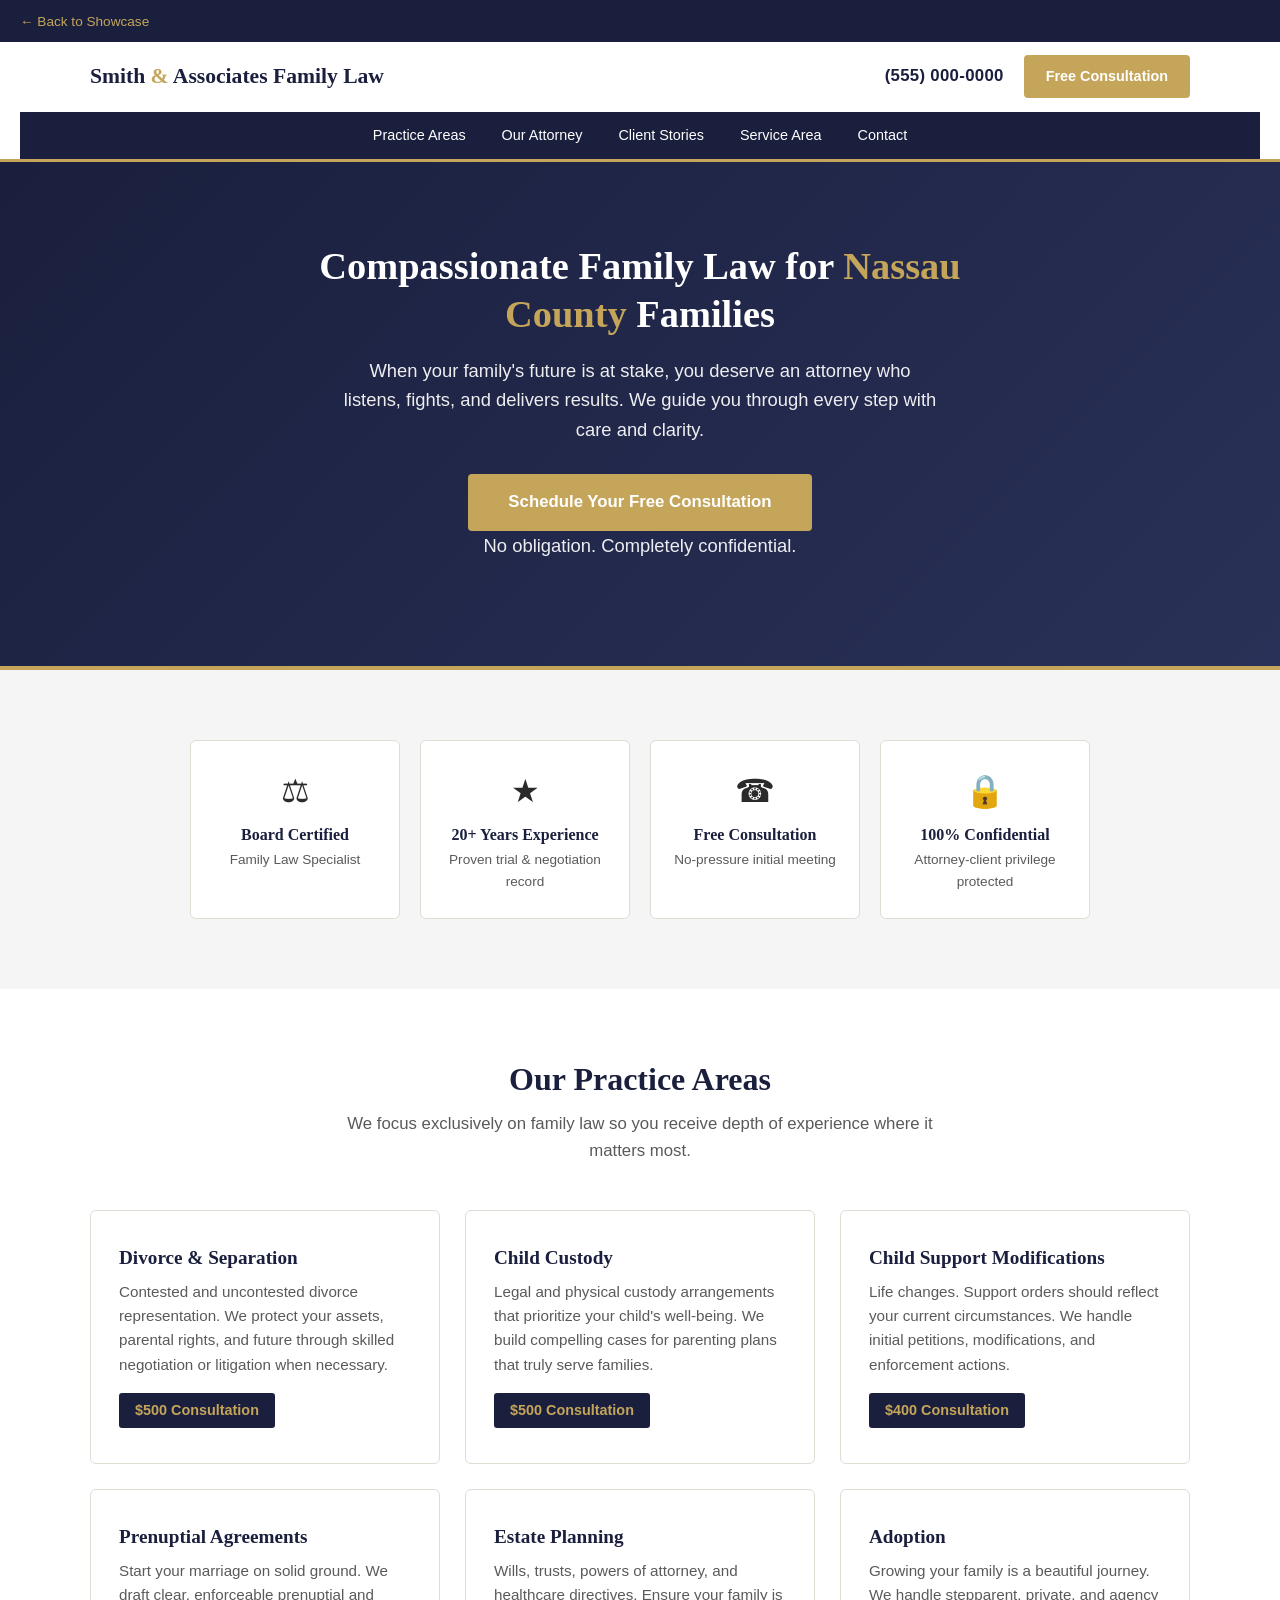
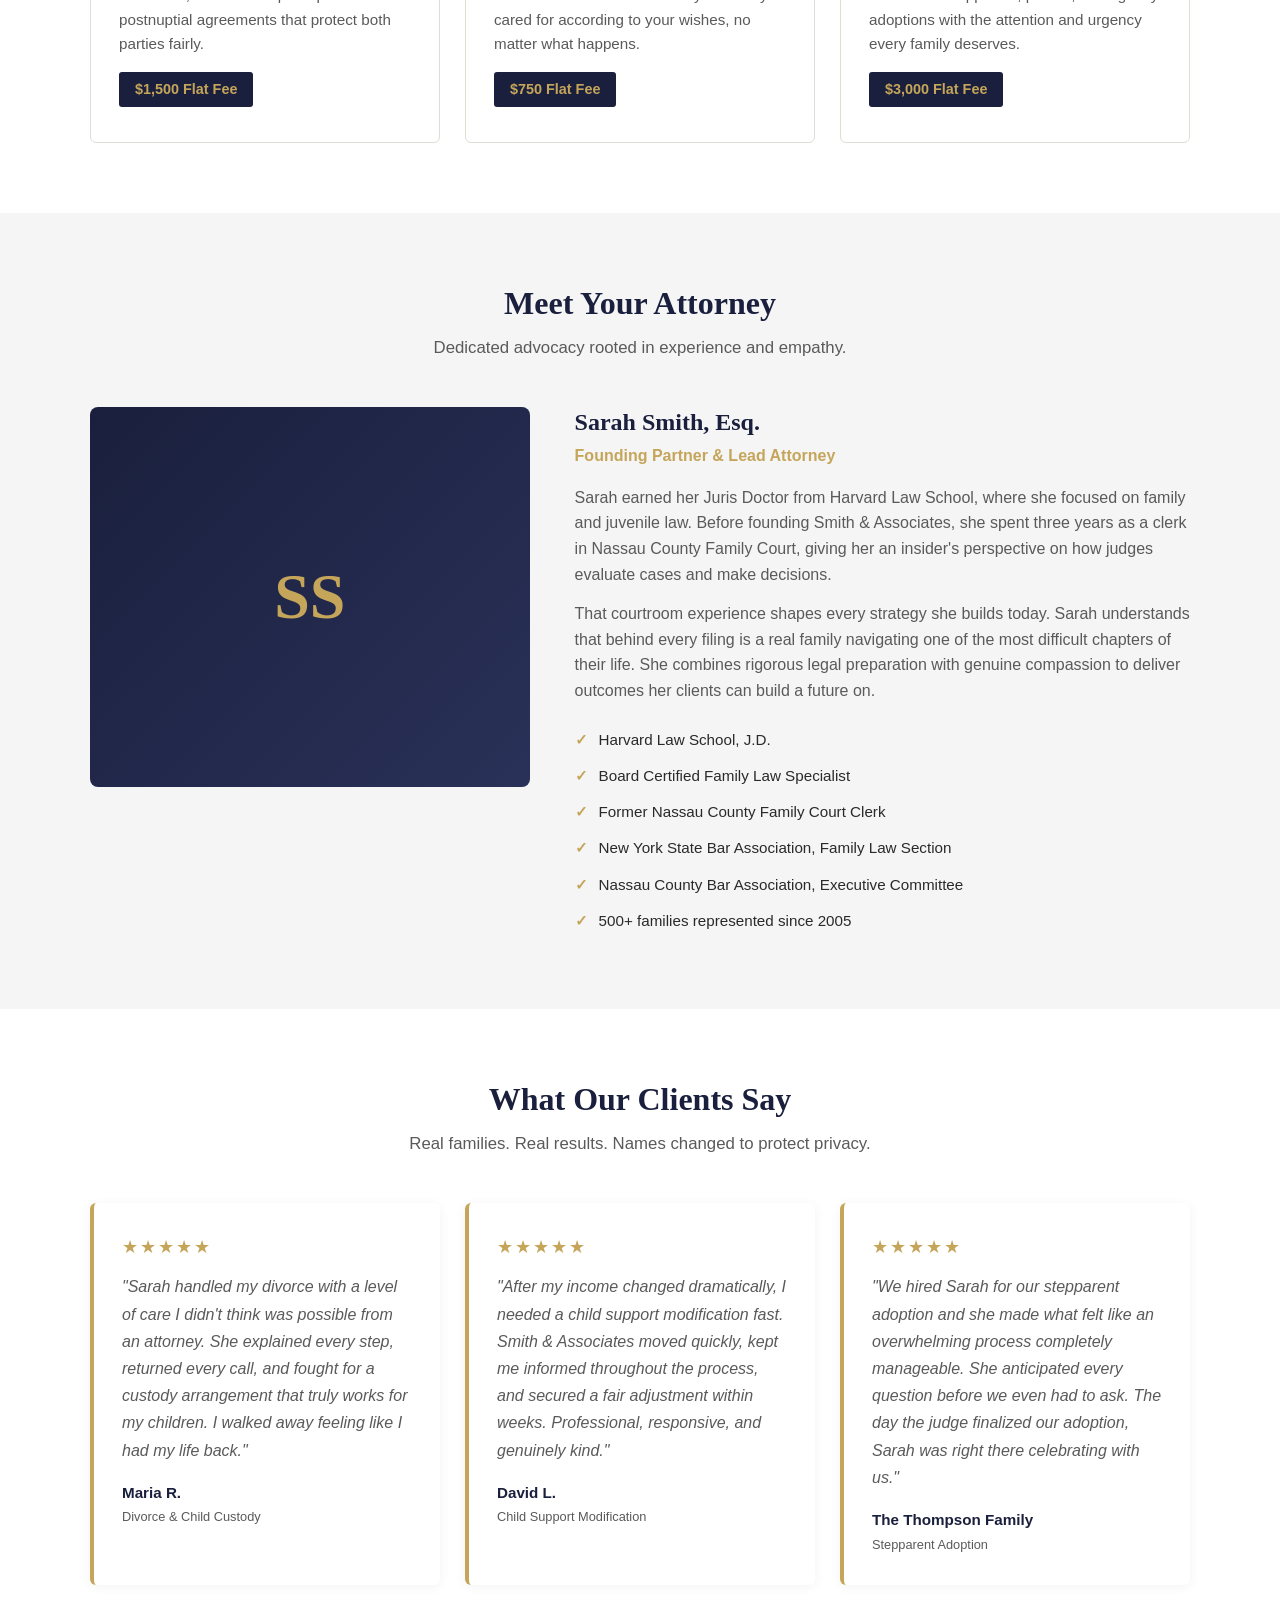
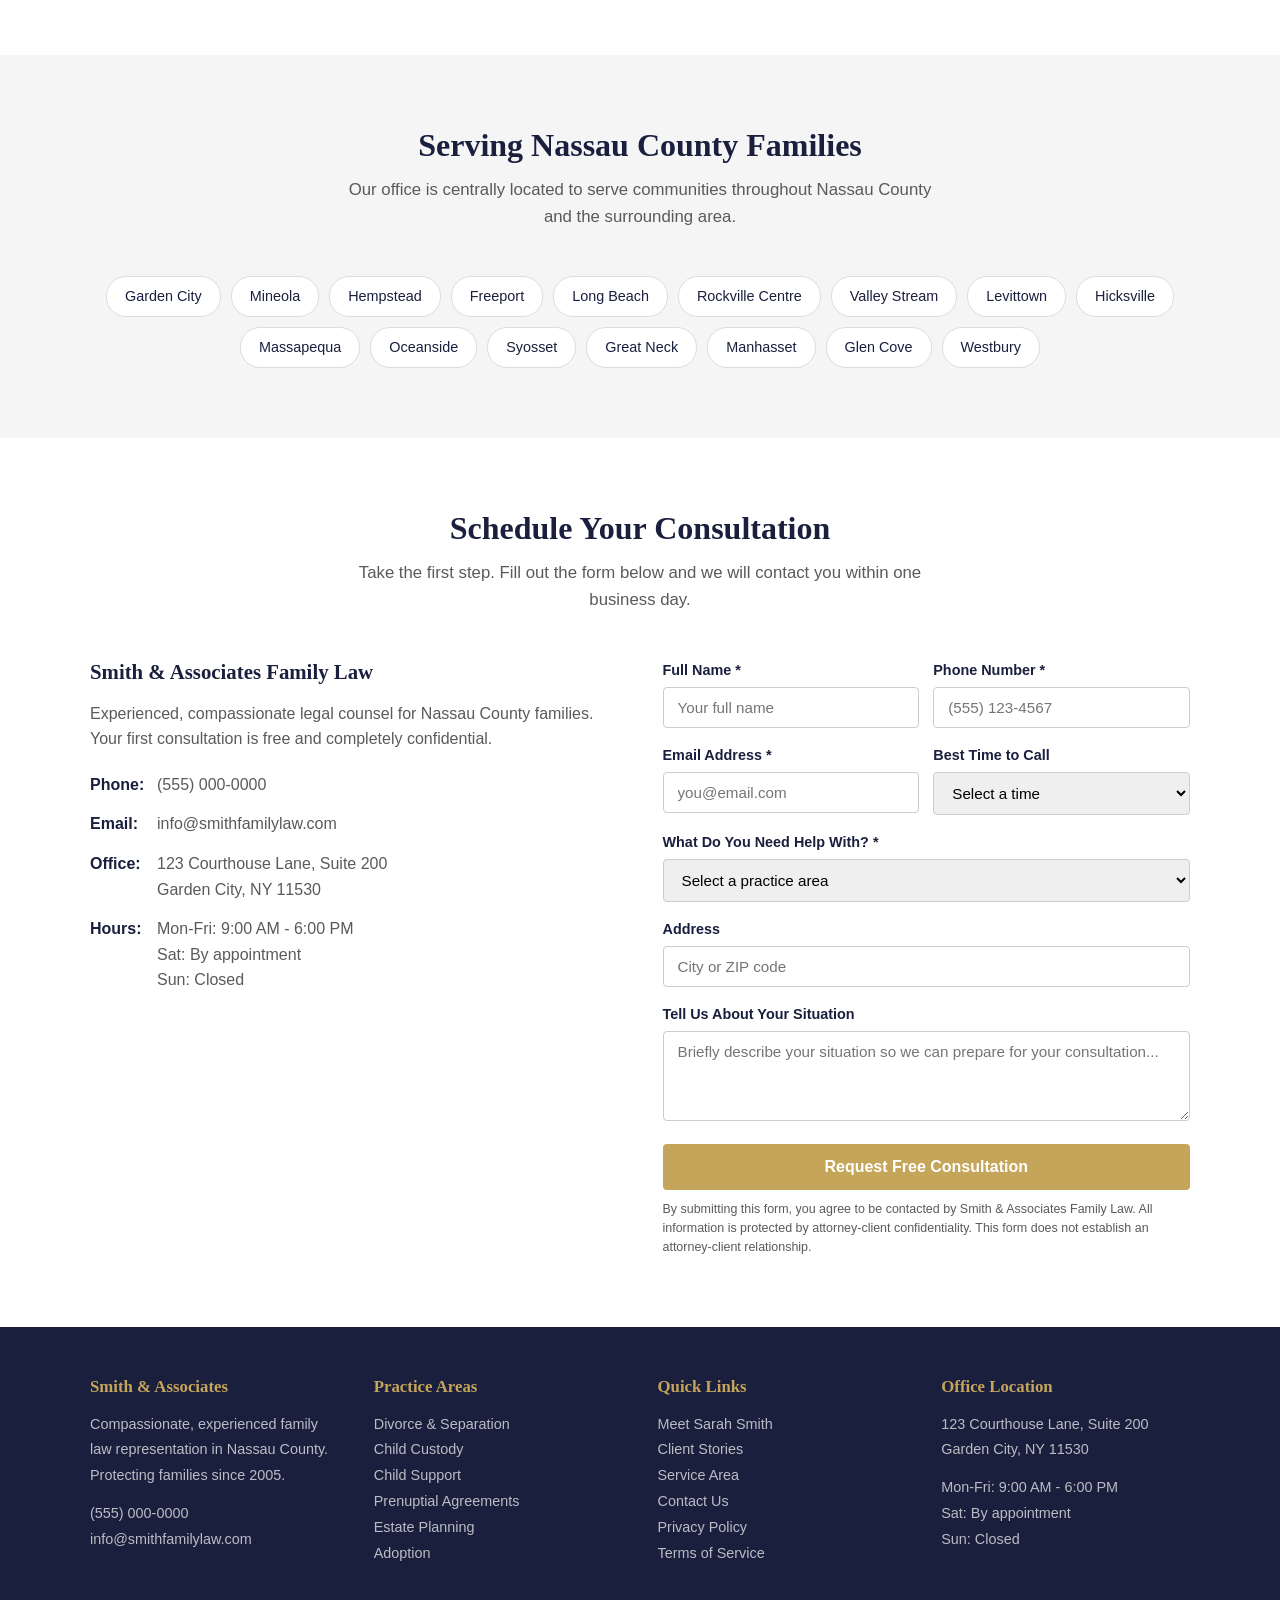
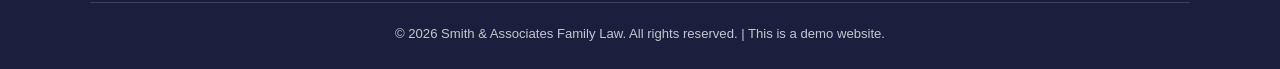
<file: demos/law-firm/index.html>
<!DOCTYPE html>
<html lang="en">
<head>
    <meta charset="UTF-8">
    <meta name="viewport" content="width=device-width, initial-scale=1.0">
    <title>Smith & Associates Family Law | Nassau County Family Attorneys</title>
    <meta name="description" content="Compassionate family law representation in Nassau County. Divorce, custody, support, prenuptial agreements, estate planning, and adoption services.">
    <style>
        *, *::before, *::after { box-sizing: border-box; margin: 0; padding: 0; }
        :root {
            --navy: #1a1f3d;
            --gold: #c5a55a;
            --gold-hover: #b8953f;
            --white: #ffffff;
            --light-gray: #f5f5f5;
            --text-dark: #2a2a2a;
            --text-muted: #5a5a5a;
        }
        html { scroll-behavior: smooth; }
        body { font-family: 'Segoe UI', Tahoma, Geneva, Verdana, sans-serif; color: var(--text-dark); line-height: 1.6; }
        h1, h2, h3, h4 { font-family: Georgia, 'Times New Roman', serif; font-weight: 700; line-height: 1.25; }
        a { text-decoration: none; color: inherit; }
        img { max-width: 100%; display: block; }

        /* Back to Showcase */
        .back-bar { background: var(--navy); padding: 8px 20px; text-align: left; }
        .back-bar a { color: var(--gold); font-size: 0.85rem; transition: color 0.2s; }
        .back-bar a:hover { color: var(--white); }

        /* Sticky Header */
        .header { position: sticky; top: 0; z-index: 1000; background: var(--white); border-bottom: 3px solid var(--gold); padding: 0 20px; }
        .header-inner { max-width: 1100px; margin: 0 auto; display: flex; justify-content: space-between; align-items: center; min-height: 70px; flex-wrap: wrap; gap: 8px; }
        .firm-name { font-family: Georgia, serif; font-size: 1.35rem; color: var(--navy); font-weight: 700; }
        .firm-name span { color: var(--gold); }
        .header-right { display: flex; align-items: center; gap: 20px; }
        .header-phone { font-weight: 700; color: var(--navy); font-size: 1.05rem; letter-spacing: 0.3px; }
        .header-cta { background: var(--gold); color: var(--white); padding: 10px 22px; border-radius: 4px; font-weight: 600; font-size: 0.9rem; transition: background 0.2s; }
        .header-cta:hover { background: var(--gold-hover); }
        nav { background: var(--navy); }
        nav ul { max-width: 1100px; margin: 0 auto; display: flex; list-style: none; flex-wrap: wrap; justify-content: center; }
        nav a { display: block; padding: 12px 18px; color: var(--white); font-size: 0.9rem; font-weight: 500; transition: background 0.2s; }
        nav a:hover { background: rgba(197, 165, 90, 0.25); }

        /* Hero */
        .hero { background: linear-gradient(135deg, var(--navy) 0%, #2a3158 100%); color: var(--white); padding: 80px 20px; text-align: center; position: relative; }
        .hero::after { content: ''; position: absolute; bottom: 0; left: 0; right: 0; height: 4px; background: var(--gold); }
        .hero h1 { font-size: 2.4rem; margin-bottom: 18px; max-width: 700px; margin-left: auto; margin-right: auto; }
        .hero h1 em { font-style: normal; color: var(--gold); }
        .hero p { font-size: 1.15rem; max-width: 600px; margin: 0 auto 30px; opacity: 0.92; }
        .hero-cta { display: inline-block; background: var(--gold); color: var(--white); padding: 15px 40px; border-radius: 4px; font-weight: 700; font-size: 1.05rem; transition: background 0.2s; }
        .hero-cta:hover { background: var(--gold-hover); }
        .hero-sub { margin-top: 14px; font-size: 0.9rem; opacity: 0.7; }

        /* Sections */
        .section { padding: 70px 20px; }
        .section-gray { background: var(--light-gray); }
        .section-title { text-align: center; font-size: 2rem; color: var(--navy); margin-bottom: 12px; }
        .section-subtitle { text-align: center; color: var(--text-muted); max-width: 600px; margin: 0 auto 45px; font-size: 1.05rem; }
        .container { max-width: 1100px; margin: 0 auto; }

        /* Trust Badges */
        .badges { display: grid; grid-template-columns: repeat(auto-fit, minmax(200px, 1fr)); gap: 20px; max-width: 900px; margin: 0 auto 0; }
        .badge { text-align: center; padding: 25px 15px; background: var(--white); border-radius: 6px; border: 1px solid #e0ddd5; }
        .badge-icon { font-size: 2rem; margin-bottom: 8px; }
        .badge h4 { color: var(--navy); font-size: 1rem; margin-bottom: 4px; }
        .badge p { font-size: 0.85rem; color: var(--text-muted); }

        /* Services */
        .services-grid { display: grid; grid-template-columns: repeat(auto-fit, minmax(310px, 1fr)); gap: 25px; }
        .service-card { background: var(--white); border-radius: 6px; padding: 35px 28px; border: 1px solid #e0ddd5; transition: box-shadow 0.25s, border-color 0.25s; }
        .service-card:hover { box-shadow: 0 8px 28px rgba(26, 31, 61, 0.1); border-color: var(--gold); }
        .service-card h3 { color: var(--navy); font-size: 1.2rem; margin-bottom: 10px; }
        .service-card p { color: var(--text-muted); font-size: 0.95rem; margin-bottom: 16px; }
        .service-price { display: inline-block; background: var(--navy); color: var(--gold); padding: 6px 16px; border-radius: 3px; font-weight: 700; font-size: 0.9rem; }

        /* About */
        .about-content { display: grid; grid-template-columns: 1fr 1.4fr; gap: 45px; align-items: start; }
        .about-photo { background: linear-gradient(135deg, var(--navy), #2a3158); border-radius: 8px; height: 380px; display: flex; align-items: center; justify-content: center; color: var(--gold); font-family: Georgia, serif; font-size: 4rem; font-weight: 700; }
        .about-text h3 { color: var(--navy); font-size: 1.5rem; margin-bottom: 6px; }
        .about-text .title { color: var(--gold); font-weight: 600; font-size: 1rem; margin-bottom: 16px; display: block; }
        .about-text p { margin-bottom: 14px; color: var(--text-muted); }
        .about-credentials { list-style: none; margin-top: 18px; }
        .about-credentials li { padding: 6px 0 6px 24px; position: relative; color: var(--text-dark); font-size: 0.95rem; }
        .about-credentials li::before { content: '\2713'; position: absolute; left: 0; color: var(--gold); font-weight: 700; }

        /* Testimonials */
        .testimonials-grid { display: grid; grid-template-columns: repeat(auto-fit, minmax(300px, 1fr)); gap: 25px; }
        .testimonial { background: var(--white); border-radius: 6px; padding: 30px 28px; border-left: 4px solid var(--gold); box-shadow: 0 2px 12px rgba(0,0,0,0.05); }
        .testimonial .stars { color: var(--gold); font-size: 1.1rem; margin-bottom: 12px; letter-spacing: 2px; }
        .testimonial blockquote { font-style: italic; color: var(--text-muted); margin-bottom: 16px; line-height: 1.7; }
        .testimonial cite { font-style: normal; font-weight: 700; color: var(--navy); font-size: 0.95rem; }
        .testimonial .case-type { display: block; color: var(--text-muted); font-size: 0.8rem; font-weight: 400; margin-top: 2px; }

        /* Contact Form */
        .contact-wrap { display: grid; grid-template-columns: 1fr 1fr; gap: 45px; }
        .contact-info h3 { color: var(--navy); font-size: 1.3rem; margin-bottom: 16px; }
        .contact-info p { color: var(--text-muted); margin-bottom: 20px; }
        .contact-detail { display: flex; gap: 12px; margin-bottom: 14px; align-items: flex-start; }
        .contact-detail strong { color: var(--navy); min-width: 55px; }
        .contact-detail span { color: var(--text-muted); }
        .form-group { margin-bottom: 16px; }
        .form-group label { display: block; font-weight: 600; margin-bottom: 5px; color: var(--navy); font-size: 0.9rem; }
        .form-group input, .form-group select, .form-group textarea {
            width: 100%; padding: 11px 14px; border: 1px solid #ccc; border-radius: 4px;
            font-size: 0.95rem; font-family: inherit; transition: border-color 0.2s;
        }
        .form-group input:focus, .form-group select:focus, .form-group textarea:focus { outline: none; border-color: var(--gold); box-shadow: 0 0 0 2px rgba(197, 165, 90, 0.2); }
        .form-group textarea { resize: vertical; min-height: 90px; }
        .form-row { display: grid; grid-template-columns: 1fr 1fr; gap: 14px; }
        .btn-submit { background: var(--gold); color: var(--white); border: none; padding: 14px 40px; font-size: 1rem; font-weight: 700; border-radius: 4px; cursor: pointer; transition: background 0.2s; width: 100%; }
        .btn-submit:hover { background: var(--gold-hover); }
        .form-disclaimer { font-size: 0.78rem; color: var(--text-muted); margin-top: 10px; line-height: 1.5; }

        /* Service Area */
        .area-towns { display: flex; flex-wrap: wrap; gap: 10px; justify-content: center; margin-top: 20px; }
        .area-towns span { background: var(--white); border: 1px solid #ddd; padding: 8px 18px; border-radius: 20px; font-size: 0.9rem; color: var(--navy); }

        /* Footer */
        footer { background: var(--navy); color: rgba(255,255,255,0.75); padding: 50px 20px 25px; }
        .footer-grid { max-width: 1100px; margin: 0 auto; display: grid; grid-template-columns: repeat(auto-fit, minmax(220px, 1fr)); gap: 35px; }
        .footer-col h4 { color: var(--gold); font-family: Georgia, serif; margin-bottom: 14px; font-size: 1.05rem; }
        .footer-col p, .footer-col a { font-size: 0.9rem; line-height: 1.8; color: rgba(255,255,255,0.7); }
        .footer-col a:hover { color: var(--gold); }
        .footer-col ul { list-style: none; }
        .footer-col li a { display: block; }
        .footer-bottom { max-width: 1100px; margin: 35px auto 0; padding-top: 20px; border-top: 1px solid rgba(255,255,255,0.15); text-align: center; font-size: 0.82rem; }

        /* Responsive */
        @media (max-width: 768px) {
            .hero h1 { font-size: 1.7rem; }
            .hero { padding: 55px 20px; }
            .about-content { grid-template-columns: 1fr; }
            .about-photo { height: 220px; font-size: 3rem; }
            .contact-wrap { grid-template-columns: 1fr; }
            .form-row { grid-template-columns: 1fr; }
            .header-inner { justify-content: center; text-align: center; }
            .header-cta { display: none; }
            nav a { padding: 10px 12px; font-size: 0.82rem; }
        }
    </style>
</head>
<body>

<!-- Back to Showcase -->
<div class="back-bar">
    <a href="../../index.html">&larr; Back to Showcase</a>
</div>

<!-- Header -->
<header class="header">
    <div class="header-inner">
        <div class="firm-name">Smith <span>&</span> Associates Family Law</div>
        <div class="header-right">
            <a class="header-phone" href="tel:5550000000">(555) 000-0000</a>
            <a class="header-cta" href="#contact">Free Consultation</a>
        </div>
    </div>
    <nav>
        <ul>
            <li><a href="#services">Practice Areas</a></li>
            <li><a href="#about">Our Attorney</a></li>
            <li><a href="#testimonials">Client Stories</a></li>
            <li><a href="#area">Service Area</a></li>
            <li><a href="#contact">Contact</a></li>
        </ul>
    </nav>
</header>

<!-- Hero -->
<section class="hero">
    <h1>Compassionate Family Law for <em>Nassau County</em> Families</h1>
    <p>When your family's future is at stake, you deserve an attorney who listens, fights, and delivers results. We guide you through every step with care and clarity.</p>
    <a class="hero-cta" href="#contact">Schedule Your Free Consultation</a>
    <p class="hero-sub">No obligation. Completely confidential.</p>
</section>

<!-- Trust Badges -->
<section class="section section-gray">
    <div class="container">
        <div class="badges">
            <div class="badge">
                <div class="badge-icon">&#9878;</div>
                <h4>Board Certified</h4>
                <p>Family Law Specialist</p>
            </div>
            <div class="badge">
                <div class="badge-icon">&#9733;</div>
                <h4>20+ Years Experience</h4>
                <p>Proven trial & negotiation record</p>
            </div>
            <div class="badge">
                <div class="badge-icon">&#9742;</div>
                <h4>Free Consultation</h4>
                <p>No-pressure initial meeting</p>
            </div>
            <div class="badge">
                <div class="badge-icon">&#128274;</div>
                <h4>100% Confidential</h4>
                <p>Attorney-client privilege protected</p>
            </div>
        </div>
    </div>
</section>

<!-- Services -->
<section class="section" id="services">
    <div class="container">
        <h2 class="section-title">Our Practice Areas</h2>
        <p class="section-subtitle">We focus exclusively on family law so you receive depth of experience where it matters most.</p>
        <div class="services-grid">
            <div class="service-card">
                <h3>Divorce & Separation</h3>
                <p>Contested and uncontested divorce representation. We protect your assets, parental rights, and future through skilled negotiation or litigation when necessary.</p>
                <span class="service-price">$500 Consultation</span>
            </div>
            <div class="service-card">
                <h3>Child Custody</h3>
                <p>Legal and physical custody arrangements that prioritize your child's well-being. We build compelling cases for parenting plans that truly serve families.</p>
                <span class="service-price">$500 Consultation</span>
            </div>
            <div class="service-card">
                <h3>Child Support Modifications</h3>
                <p>Life changes. Support orders should reflect your current circumstances. We handle initial petitions, modifications, and enforcement actions.</p>
                <span class="service-price">$400 Consultation</span>
            </div>
            <div class="service-card">
                <h3>Prenuptial Agreements</h3>
                <p>Start your marriage on solid ground. We draft clear, enforceable prenuptial and postnuptial agreements that protect both parties fairly.</p>
                <span class="service-price">$1,500 Flat Fee</span>
            </div>
            <div class="service-card">
                <h3>Estate Planning</h3>
                <p>Wills, trusts, powers of attorney, and healthcare directives. Ensure your family is cared for according to your wishes, no matter what happens.</p>
                <span class="service-price">$750 Flat Fee</span>
            </div>
            <div class="service-card">
                <h3>Adoption</h3>
                <p>Growing your family is a beautiful journey. We handle stepparent, private, and agency adoptions with the attention and urgency every family deserves.</p>
                <span class="service-price">$3,000 Flat Fee</span>
            </div>
        </div>
    </div>
</section>

<!-- About -->
<section class="section section-gray" id="about">
    <div class="container">
        <h2 class="section-title">Meet Your Attorney</h2>
        <p class="section-subtitle">Dedicated advocacy rooted in experience and empathy.</p>
        <div class="about-content">
            <div class="about-photo">SS</div>
            <div class="about-text">
                <h3>Sarah Smith, Esq.</h3>
                <span class="title">Founding Partner & Lead Attorney</span>
                <p>Sarah earned her Juris Doctor from Harvard Law School, where she focused on family and juvenile law. Before founding Smith & Associates, she spent three years as a clerk in Nassau County Family Court, giving her an insider's perspective on how judges evaluate cases and make decisions.</p>
                <p>That courtroom experience shapes every strategy she builds today. Sarah understands that behind every filing is a real family navigating one of the most difficult chapters of their life. She combines rigorous legal preparation with genuine compassion to deliver outcomes her clients can build a future on.</p>
                <ul class="about-credentials">
                    <li>Harvard Law School, J.D.</li>
                    <li>Board Certified Family Law Specialist</li>
                    <li>Former Nassau County Family Court Clerk</li>
                    <li>New York State Bar Association, Family Law Section</li>
                    <li>Nassau County Bar Association, Executive Committee</li>
                    <li>500+ families represented since 2005</li>
                </ul>
            </div>
        </div>
    </div>
</section>

<!-- Testimonials -->
<section class="section" id="testimonials">
    <div class="container">
        <h2 class="section-title">What Our Clients Say</h2>
        <p class="section-subtitle">Real families. Real results. Names changed to protect privacy.</p>
        <div class="testimonials-grid">
            <div class="testimonial">
                <div class="stars">&#9733;&#9733;&#9733;&#9733;&#9733;</div>
                <blockquote>"Sarah handled my divorce with a level of care I didn't think was possible from an attorney. She explained every step, returned every call, and fought for a custody arrangement that truly works for my children. I walked away feeling like I had my life back."</blockquote>
                <cite>Maria R.
                    <span class="case-type">Divorce & Child Custody</span>
                </cite>
            </div>
            <div class="testimonial">
                <div class="stars">&#9733;&#9733;&#9733;&#9733;&#9733;</div>
                <blockquote>"After my income changed dramatically, I needed a child support modification fast. Smith & Associates moved quickly, kept me informed throughout the process, and secured a fair adjustment within weeks. Professional, responsive, and genuinely kind."</blockquote>
                <cite>David L.
                    <span class="case-type">Child Support Modification</span>
                </cite>
            </div>
            <div class="testimonial">
                <div class="stars">&#9733;&#9733;&#9733;&#9733;&#9733;</div>
                <blockquote>"We hired Sarah for our stepparent adoption and she made what felt like an overwhelming process completely manageable. She anticipated every question before we even had to ask. The day the judge finalized our adoption, Sarah was right there celebrating with us."</blockquote>
                <cite>The Thompson Family
                    <span class="case-type">Stepparent Adoption</span>
                </cite>
            </div>
        </div>
    </div>
</section>

<!-- Service Area -->
<section class="section section-gray" id="area">
    <div class="container">
        <h2 class="section-title">Serving Nassau County Families</h2>
        <p class="section-subtitle">Our office is centrally located to serve communities throughout Nassau County and the surrounding area.</p>
        <div class="area-towns">
            <span>Garden City</span>
            <span>Mineola</span>
            <span>Hempstead</span>
            <span>Freeport</span>
            <span>Long Beach</span>
            <span>Rockville Centre</span>
            <span>Valley Stream</span>
            <span>Levittown</span>
            <span>Hicksville</span>
            <span>Massapequa</span>
            <span>Oceanside</span>
            <span>Syosset</span>
            <span>Great Neck</span>
            <span>Manhasset</span>
            <span>Glen Cove</span>
            <span>Westbury</span>
        </div>
    </div>
</section>

<!-- Contact -->
<section class="section" id="contact">
    <div class="container">
        <h2 class="section-title">Schedule Your Consultation</h2>
        <p class="section-subtitle">Take the first step. Fill out the form below and we will contact you within one business day.</p>
        <div class="contact-wrap">
            <div class="contact-info">
                <h3>Smith & Associates Family Law</h3>
                <p>Experienced, compassionate legal counsel for Nassau County families. Your first consultation is free and completely confidential.</p>
                <div class="contact-detail"><strong>Phone:</strong> <span>(555) 000-0000</span></div>
                <div class="contact-detail"><strong>Email:</strong> <span>info@smithfamilylaw.com</span></div>
                <div class="contact-detail"><strong>Office:</strong> <span>123 Courthouse Lane, Suite 200<br>Garden City, NY 11530</span></div>
                <div class="contact-detail"><strong>Hours:</strong> <span>Mon-Fri: 9:00 AM - 6:00 PM<br>Sat: By appointment<br>Sun: Closed</span></div>
            </div>
            <form id="contactForm" onsubmit="handleSubmit(event)">
                <div class="form-row">
                    <div class="form-group">
                        <label for="name">Full Name *</label>
                        <input type="text" id="name" name="name" required placeholder="Your full name">
                    </div>
                    <div class="form-group">
                        <label for="phone">Phone Number *</label>
                        <input type="tel" id="phone" name="phone" required placeholder="(555) 123-4567">
                    </div>
                </div>
                <div class="form-row">
                    <div class="form-group">
                        <label for="email">Email Address *</label>
                        <input type="email" id="email" name="email" required placeholder="you@email.com">
                    </div>
                    <div class="form-group">
                        <label for="call_time">Best Time to Call</label>
                        <select id="call_time" name="call_time">
                            <option value="">Select a time</option>
                            <option value="morning">Morning (9 AM - 12 PM)</option>
                            <option value="afternoon">Afternoon (12 PM - 3 PM)</option>
                            <option value="late_afternoon">Late Afternoon (3 PM - 6 PM)</option>
                        </select>
                    </div>
                </div>
                <div class="form-group">
                    <label for="service">What Do You Need Help With? *</label>
                    <select id="service" name="service" required>
                        <option value="">Select a practice area</option>
                        <option value="divorce">Divorce & Separation</option>
                        <option value="custody">Child Custody</option>
                        <option value="support">Child Support Modifications</option>
                        <option value="prenup">Prenuptial Agreements</option>
                        <option value="estate">Estate Planning</option>
                        <option value="adoption">Adoption</option>
                        <option value="other">Other / Not Sure</option>
                    </select>
                </div>
                <div class="form-group">
                    <label for="address">Address</label>
                    <input type="text" id="address" name="address" placeholder="City or ZIP code">
                </div>
                <div class="form-group">
                    <label for="notes">Tell Us About Your Situation</label>
                    <textarea id="notes" name="notes" placeholder="Briefly describe your situation so we can prepare for your consultation..."></textarea>
                </div>
                <button type="submit" class="btn-submit">Request Free Consultation</button>
                <p class="form-disclaimer">By submitting this form, you agree to be contacted by Smith & Associates Family Law. All information is protected by attorney-client confidentiality. This form does not establish an attorney-client relationship.</p>
            </form>
        </div>
    </div>
</section>

<!-- Footer -->
<footer>
    <div class="footer-grid">
        <div class="footer-col">
            <h4>Smith & Associates</h4>
            <p>Compassionate, experienced family law representation in Nassau County. Protecting families since 2005.</p>
            <p style="margin-top:12px;">(555) 000-0000<br>info@smithfamilylaw.com</p>
        </div>
        <div class="footer-col">
            <h4>Practice Areas</h4>
            <ul>
                <li><a href="#services">Divorce & Separation</a></li>
                <li><a href="#services">Child Custody</a></li>
                <li><a href="#services">Child Support</a></li>
                <li><a href="#services">Prenuptial Agreements</a></li>
                <li><a href="#services">Estate Planning</a></li>
                <li><a href="#services">Adoption</a></li>
            </ul>
        </div>
        <div class="footer-col">
            <h4>Quick Links</h4>
            <ul>
                <li><a href="#about">Meet Sarah Smith</a></li>
                <li><a href="#testimonials">Client Stories</a></li>
                <li><a href="#area">Service Area</a></li>
                <li><a href="#contact">Contact Us</a></li>
                <li><a href="#">Privacy Policy</a></li>
                <li><a href="#">Terms of Service</a></li>
            </ul>
        </div>
        <div class="footer-col">
            <h4>Office Location</h4>
            <p>123 Courthouse Lane, Suite 200<br>Garden City, NY 11530</p>
            <p style="margin-top:12px;">Mon-Fri: 9:00 AM - 6:00 PM<br>Sat: By appointment<br>Sun: Closed</p>
        </div>
    </div>
    <div class="footer-bottom">
        <p>&copy; 2026 Smith & Associates Family Law. All rights reserved. | This is a demo website.</p>
    </div>
</footer>

<script>
    function handleSubmit(e) {
        e.preventDefault();
        const form = e.target;
        const data = Object.fromEntries(new FormData(form));
        const btn = form.querySelector('.btn-submit');
        btn.textContent = 'Sending...';
        btn.disabled = true;
        setTimeout(function() {
            btn.textContent = 'Consultation Requested!';
            btn.style.background = '#2a7d4f';
            form.reset();
            setTimeout(function() {
                btn.textContent = 'Request Free Consultation';
                btn.style.background = '';
                btn.disabled = false;
            }, 3000);
        }, 1200);
    }

    // Smooth scroll for nav links
    document.querySelectorAll('a[href^="#"]').forEach(function(anchor) {
        anchor.addEventListener('click', function(e) {
            var target = document.querySelector(this.getAttribute('href'));
            if (target) {
                e.preventDefault();
                target.scrollIntoView({ behavior: 'smooth', block: 'start' });
            }
        });
    });
</script>

</body>
</html>
</file>
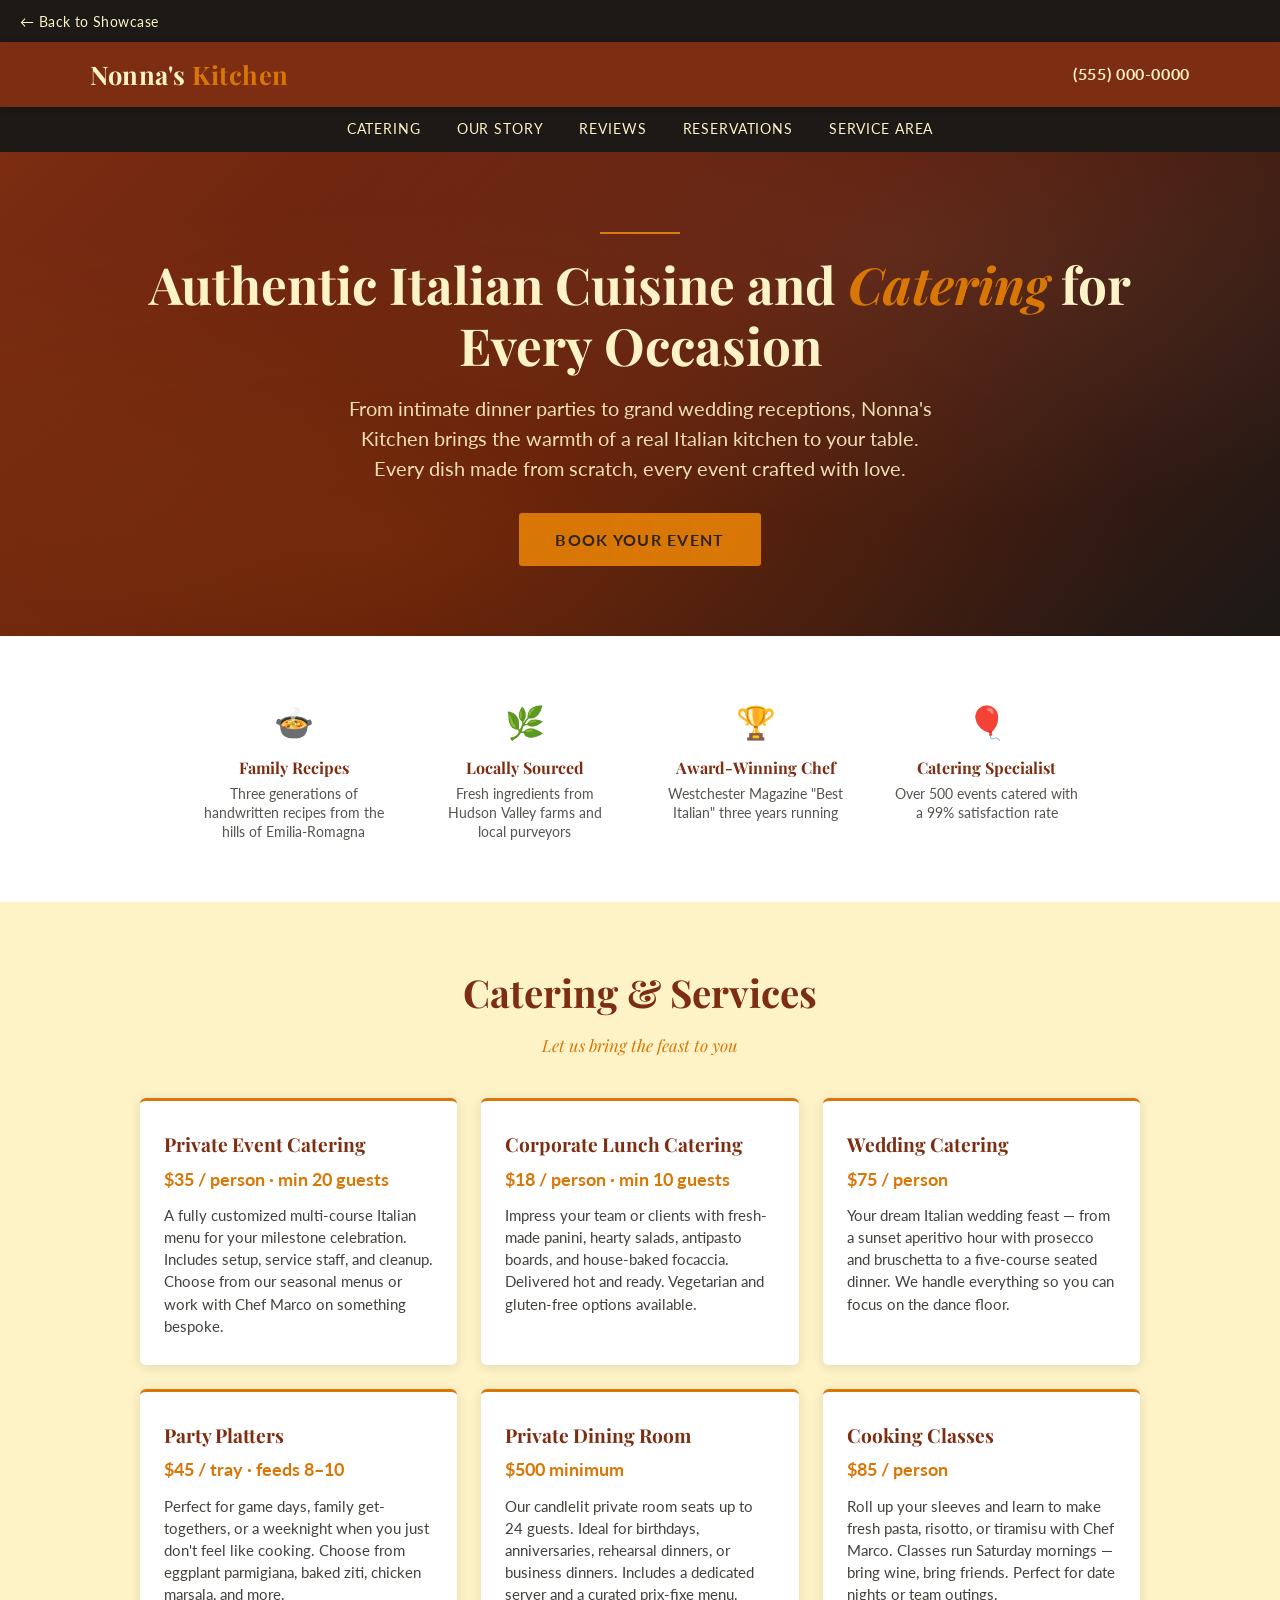
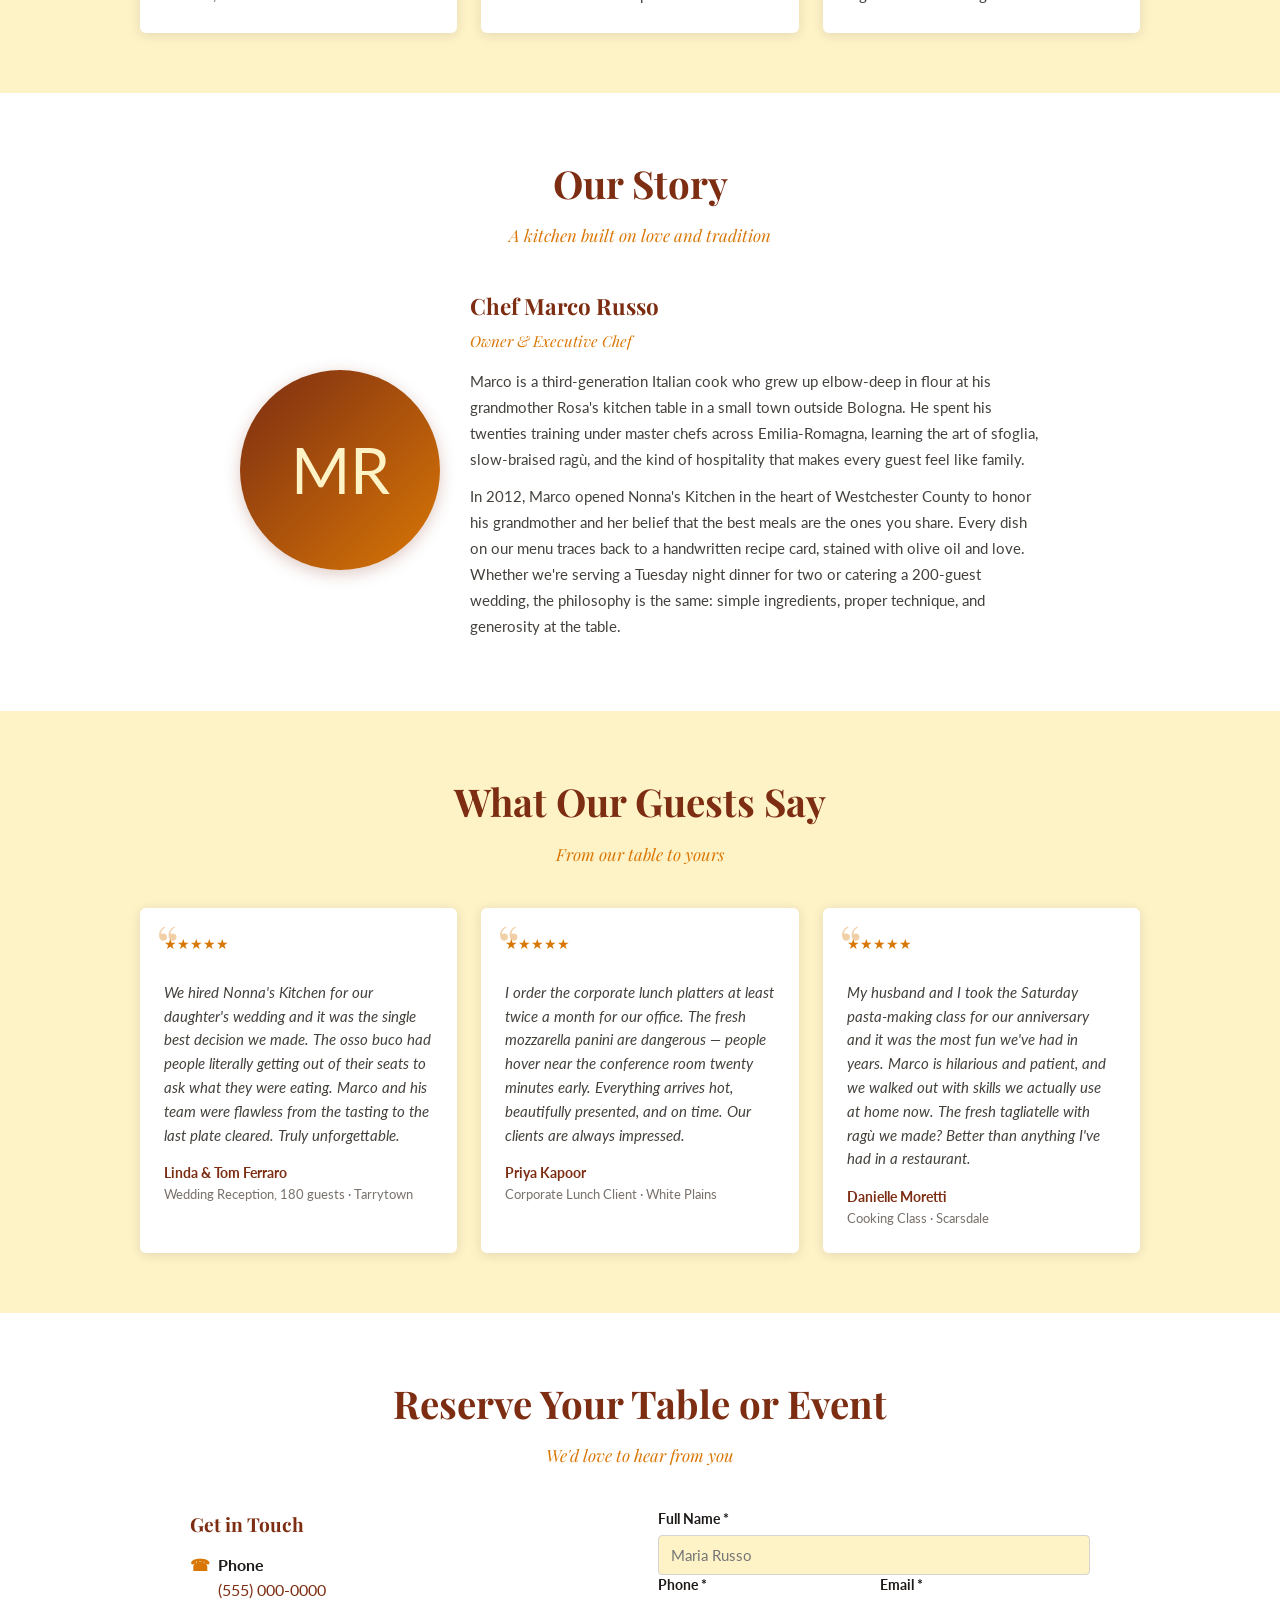
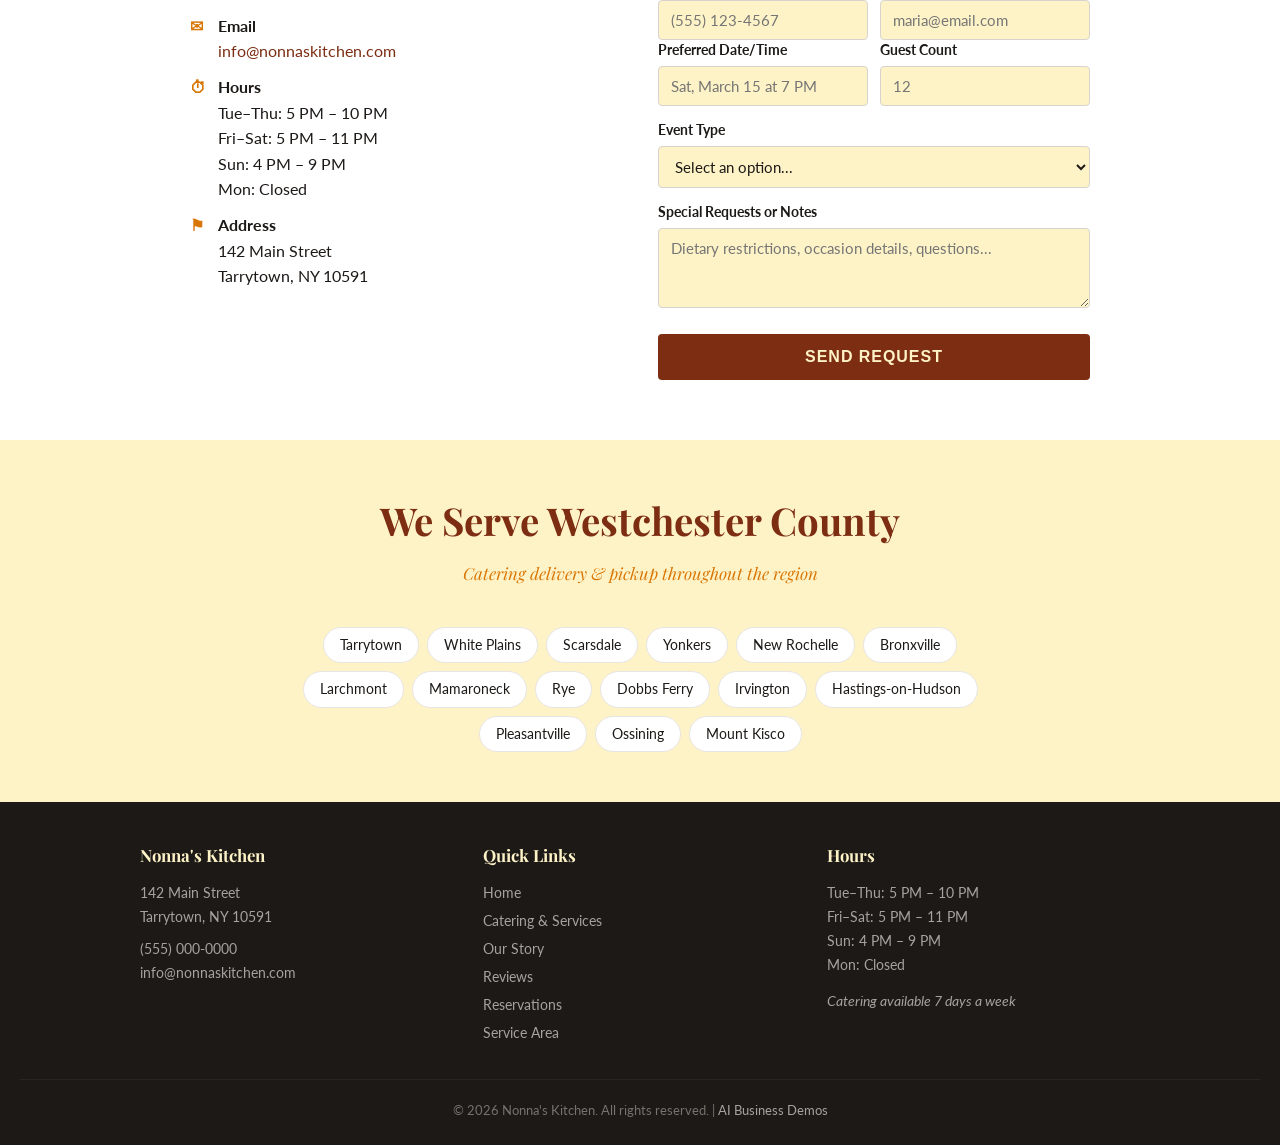
<file: demos/restaurant/index.html>
<!DOCTYPE html>
<html lang="en">
<head>
  <meta charset="UTF-8">
  <meta name="viewport" content="width=device-width, initial-scale=1.0">
  <title>Nonna's Kitchen | Authentic Italian Cuisine & Catering</title>
  <meta name="description" content="Nonna's Kitchen — Authentic Italian cuisine and catering in Westchester County. Private events, weddings, corporate lunches, and cooking classes.">
  <link rel="preconnect" href="https://fonts.googleapis.com">
  <link href="https://fonts.googleapis.com/css2?family=Playfair+Display:ital,wght@0,400;0,700;1,400&family=Lato:wght@300;400;700&display=swap" rel="stylesheet">
  <style>
    *, *::before, *::after { box-sizing: border-box; margin: 0; padding: 0; }

    :root {
      --burgundy: #7c2d12;
      --cream: #fef3c7;
      --charcoal: #1c1917;
      --gold: #d97706;
      --white: #ffffff;
      --burgundy-light: #9a3412;
      --cream-dark: #fde68a;
      --shadow: 0 2px 12px rgba(28, 25, 23, 0.12);
    }

    html { scroll-behavior: smooth; }

    body {
      font-family: 'Lato', Arial, sans-serif;
      color: var(--charcoal);
      background: var(--cream);
      line-height: 1.6;
    }

    h1, h2, h3, h4 { font-family: 'Playfair Display', Georgia, 'Times New Roman', serif; }

    a { color: var(--burgundy); text-decoration: none; transition: color 0.2s; }
    a:hover, a:focus { color: var(--gold); }

    img { max-width: 100%; height: auto; }

    .container { max-width: 1100px; margin: 0 auto; padding: 0 20px; }

    /* Back to Showcase */
    .back-bar {
      background: var(--charcoal);
      padding: 8px 20px;
      text-align: left;
    }
    .back-bar a {
      color: var(--cream);
      font-size: 0.85rem;
      letter-spacing: 0.03em;
    }
    .back-bar a:hover { color: var(--gold); }

    /* Sticky Header */
    .site-header {
      position: sticky;
      top: 0;
      z-index: 100;
      background: var(--burgundy);
      box-shadow: 0 2px 8px rgba(0,0,0,0.2);
      padding: 0 20px;
    }
    .header-inner {
      max-width: 1100px;
      margin: 0 auto;
      display: flex;
      justify-content: space-between;
      align-items: center;
      padding: 12px 0;
      flex-wrap: wrap;
      gap: 8px;
    }
    .header-brand {
      font-family: 'Playfair Display', Georgia, serif;
      color: var(--cream);
      font-size: 1.6rem;
      font-weight: 700;
      letter-spacing: 0.02em;
    }
    .header-brand span { color: var(--gold); }
    .header-phone {
      color: var(--cream);
      font-size: 1rem;
      font-weight: 700;
      letter-spacing: 0.04em;
    }
    .header-phone a { color: var(--cream); }
    .header-phone a:hover { color: var(--gold); }

    nav {
      background: var(--charcoal);
      padding: 0 20px;
    }
    .nav-inner {
      max-width: 1100px;
      margin: 0 auto;
      display: flex;
      justify-content: center;
      gap: 4px;
      flex-wrap: wrap;
    }
    nav a {
      color: var(--cream);
      padding: 10px 16px;
      font-size: 0.9rem;
      font-weight: 400;
      letter-spacing: 0.06em;
      text-transform: uppercase;
      transition: background 0.2s, color 0.2s;
      border-bottom: 2px solid transparent;
    }
    nav a:hover, nav a:focus {
      color: var(--gold);
      background: rgba(255,255,255,0.05);
      border-bottom-color: var(--gold);
    }

    /* Hero */
    .hero {
      background: linear-gradient(135deg, var(--burgundy) 0%, #5c1a0a 50%, var(--charcoal) 100%);
      color: var(--cream);
      text-align: center;
      padding: 80px 20px 70px;
      position: relative;
      overflow: hidden;
    }
    .hero::before {
      content: '';
      position: absolute;
      top: 0; left: 0; right: 0; bottom: 0;
      background: radial-gradient(ellipse at 30% 80%, rgba(217,119,6,0.15) 0%, transparent 60%),
                  radial-gradient(ellipse at 70% 20%, rgba(254,243,199,0.08) 0%, transparent 50%);
      pointer-events: none;
    }
    .hero h1 {
      font-size: clamp(1.8rem, 4.5vw, 3.2rem);
      line-height: 1.2;
      margin-bottom: 16px;
      position: relative;
    }
    .hero h1 em { color: var(--gold); font-style: italic; }
    .hero p {
      font-size: clamp(1rem, 2vw, 1.25rem);
      max-width: 600px;
      margin: 0 auto 30px;
      opacity: 0.9;
      line-height: 1.5;
    }
    .hero-cta {
      display: inline-block;
      background: var(--gold);
      color: var(--charcoal);
      padding: 14px 36px;
      font-size: 1rem;
      font-weight: 700;
      text-transform: uppercase;
      letter-spacing: 0.08em;
      border-radius: 3px;
      transition: background 0.2s, transform 0.15s;
    }
    .hero-cta:hover {
      background: var(--cream);
      color: var(--burgundy);
      transform: translateY(-1px);
    }
    .hero-divider {
      width: 80px;
      height: 2px;
      background: var(--gold);
      margin: 0 auto 20px;
    }

    /* Section Styles */
    section { padding: 60px 20px; }
    .section-title {
      text-align: center;
      font-size: clamp(1.6rem, 3.5vw, 2.4rem);
      color: var(--burgundy);
      margin-bottom: 8px;
    }
    .section-subtitle {
      text-align: center;
      color: var(--gold);
      font-family: 'Playfair Display', Georgia, serif;
      font-style: italic;
      font-size: 1.05rem;
      margin-bottom: 40px;
    }

    /* Trust Badges */
    .trust-section { background: var(--white); padding: 40px 20px; }
    .trust-grid {
      max-width: 900px;
      margin: 0 auto;
      display: grid;
      grid-template-columns: repeat(auto-fit, minmax(180px, 1fr));
      gap: 24px;
      text-align: center;
    }
    .trust-badge {
      padding: 20px 12px;
    }
    .trust-icon { font-size: 2rem; margin-bottom: 8px; display: block; }
    .trust-badge h4 {
      font-size: 1rem;
      color: var(--burgundy);
      margin-bottom: 4px;
    }
    .trust-badge p {
      font-size: 0.85rem;
      color: #57534e;
      line-height: 1.4;
    }

    /* Services / Menu */
    .services-section { background: var(--cream); }
    .services-grid {
      max-width: 1000px;
      margin: 0 auto;
      display: grid;
      grid-template-columns: repeat(auto-fit, minmax(290px, 1fr));
      gap: 24px;
    }
    .service-card {
      background: var(--white);
      border-radius: 6px;
      padding: 28px 24px;
      box-shadow: var(--shadow);
      border-top: 3px solid var(--gold);
      transition: transform 0.2s, box-shadow 0.2s;
    }
    .service-card:hover {
      transform: translateY(-3px);
      box-shadow: 0 6px 20px rgba(28,25,23,0.15);
    }
    .service-card h3 {
      color: var(--burgundy);
      font-size: 1.2rem;
      margin-bottom: 6px;
    }
    .service-price {
      color: var(--gold);
      font-weight: 700;
      font-size: 1.1rem;
      margin-bottom: 10px;
    }
    .service-card p {
      font-size: 0.92rem;
      color: #44403c;
      line-height: 1.5;
    }

    /* About */
    .about-section { background: var(--white); }
    .about-content {
      max-width: 800px;
      margin: 0 auto;
      display: grid;
      grid-template-columns: 1fr;
      gap: 30px;
      align-items: center;
    }
    .about-portrait {
      width: 200px;
      height: 200px;
      border-radius: 50%;
      background: linear-gradient(135deg, var(--burgundy), var(--gold));
      margin: 0 auto;
      display: flex;
      align-items: center;
      justify-content: center;
      font-size: 4rem;
      color: var(--cream);
      box-shadow: 0 4px 16px rgba(124,45,18,0.25);
    }
    .about-text h3 {
      font-size: 1.4rem;
      color: var(--burgundy);
      margin-bottom: 4px;
    }
    .about-text .about-role {
      color: var(--gold);
      font-style: italic;
      font-family: 'Playfair Display', Georgia, serif;
      margin-bottom: 14px;
    }
    .about-text p {
      color: #44403c;
      font-size: 0.95rem;
      margin-bottom: 12px;
      line-height: 1.7;
    }

    @media (min-width: 640px) {
      .about-content { grid-template-columns: auto 1fr; }
    }

    /* Testimonials */
    .testimonials-section { background: var(--cream); }
    .testimonials-grid {
      max-width: 1000px;
      margin: 0 auto;
      display: grid;
      grid-template-columns: repeat(auto-fit, minmax(280px, 1fr));
      gap: 24px;
    }
    .testimonial-card {
      background: var(--white);
      border-radius: 6px;
      padding: 24px;
      box-shadow: var(--shadow);
      position: relative;
    }
    .testimonial-card::before {
      content: '\201C';
      font-family: 'Playfair Display', Georgia, serif;
      font-size: 3.5rem;
      color: var(--gold);
      opacity: 0.35;
      position: absolute;
      top: 8px;
      left: 16px;
      line-height: 1;
    }
    .testimonial-card p {
      font-size: 0.93rem;
      color: #44403c;
      line-height: 1.6;
      margin-bottom: 14px;
      padding-top: 20px;
      font-style: italic;
    }
    .testimonial-author {
      font-weight: 700;
      color: var(--burgundy);
      font-size: 0.9rem;
    }
    .testimonial-detail {
      font-size: 0.8rem;
      color: #78716c;
    }
    .stars { color: var(--gold); font-size: 0.9rem; margin-bottom: 6px; }

    /* Contact / Reservation */
    .contact-section { background: var(--white); }
    .contact-layout {
      max-width: 900px;
      margin: 0 auto;
      display: grid;
      grid-template-columns: 1fr;
      gap: 36px;
    }
    @media (min-width: 700px) {
      .contact-layout { grid-template-columns: 1fr 1fr; }
    }
    .contact-info h3 {
      color: var(--burgundy);
      font-size: 1.2rem;
      margin-bottom: 12px;
    }
    .contact-info p {
      font-size: 0.93rem;
      color: #44403c;
      margin-bottom: 10px;
      line-height: 1.6;
    }
    .contact-info strong { color: var(--charcoal); }
    .contact-detail {
      display: flex;
      gap: 8px;
      align-items: flex-start;
      margin-bottom: 10px;
    }
    .contact-detail-icon { flex-shrink: 0; width: 20px; color: var(--gold); font-weight: 700; }

    .reservation-form label {
      display: block;
      font-size: 0.85rem;
      font-weight: 700;
      color: var(--charcoal);
      margin-bottom: 4px;
      margin-top: 14px;
    }
    .reservation-form label:first-child { margin-top: 0; }
    .reservation-form input,
    .reservation-form select,
    .reservation-form textarea {
      width: 100%;
      padding: 10px 12px;
      border: 1px solid #d6d3d1;
      border-radius: 4px;
      font-size: 0.95rem;
      font-family: 'Lato', Arial, sans-serif;
      background: var(--cream);
      color: var(--charcoal);
      transition: border-color 0.2s;
    }
    .reservation-form input:focus,
    .reservation-form select:focus,
    .reservation-form textarea:focus {
      outline: none;
      border-color: var(--gold);
      box-shadow: 0 0 0 2px rgba(217,119,6,0.15);
    }
    .reservation-form textarea { resize: vertical; min-height: 80px; }
    .form-row {
      display: grid;
      grid-template-columns: 1fr 1fr;
      gap: 12px;
    }
    .btn-submit {
      margin-top: 20px;
      background: var(--burgundy);
      color: var(--cream);
      border: none;
      padding: 14px 32px;
      font-size: 1rem;
      font-weight: 700;
      letter-spacing: 0.06em;
      text-transform: uppercase;
      border-radius: 4px;
      cursor: pointer;
      width: 100%;
      transition: background 0.2s;
    }
    .btn-submit:hover { background: var(--burgundy-light); }
    .btn-submit:focus { outline: 2px solid var(--gold); outline-offset: 2px; }

    /* Service Area */
    .area-section { background: var(--cream); padding: 50px 20px; }
    .area-content {
      max-width: 700px;
      margin: 0 auto;
      text-align: center;
    }
    .area-towns {
      display: flex;
      flex-wrap: wrap;
      justify-content: center;
      gap: 8px;
      margin-top: 16px;
    }
    .area-tag {
      background: var(--white);
      border: 1px solid #e7e5e4;
      border-radius: 20px;
      padding: 6px 16px;
      font-size: 0.88rem;
      color: var(--charcoal);
    }

    /* Footer */
    footer {
      background: var(--charcoal);
      color: #a8a29e;
      padding: 40px 20px 24px;
    }
    .footer-inner {
      max-width: 1000px;
      margin: 0 auto;
      display: grid;
      grid-template-columns: repeat(auto-fit, minmax(200px, 1fr));
      gap: 30px;
    }
    footer h4 {
      color: var(--cream);
      font-size: 1.05rem;
      margin-bottom: 12px;
    }
    footer a { color: #a8a29e; }
    footer a:hover { color: var(--gold); }
    footer p, footer li { font-size: 0.88rem; line-height: 1.7; }
    footer ul { list-style: none; }
    footer li { margin-bottom: 4px; }
    .footer-bottom {
      text-align: center;
      margin-top: 30px;
      padding-top: 20px;
      border-top: 1px solid #292524;
      font-size: 0.82rem;
      color: #78716c;
    }

    /* Confirmation Toast */
    .toast {
      display: none;
      position: fixed;
      bottom: 30px;
      left: 50%;
      transform: translateX(-50%);
      background: var(--burgundy);
      color: var(--cream);
      padding: 16px 32px;
      border-radius: 6px;
      box-shadow: 0 4px 20px rgba(0,0,0,0.25);
      font-size: 1rem;
      z-index: 200;
      animation: fadeInUp 0.3s ease;
    }
    .toast.show { display: block; }
    @keyframes fadeInUp {
      from { opacity: 0; transform: translate(-50%, 10px); }
      to { opacity: 1; transform: translate(-50%, 0); }
    }
  </style>
</head>
<body>

  <!-- Back to Showcase -->
  <div class="back-bar">
    <a href="../../index.html" aria-label="Back to showcase">&larr; Back to Showcase</a>
  </div>

  <!-- Sticky Header -->
  <header class="site-header">
    <div class="header-inner">
      <div class="header-brand">Nonna's <span>Kitchen</span></div>
      <div class="header-phone">
        <a href="tel:5550000000" aria-label="Call us">(555) 000-0000</a>
      </div>
    </div>
  </header>

  <!-- Navigation -->
  <nav aria-label="Main navigation">
    <div class="nav-inner">
      <a href="#services">Catering</a>
      <a href="#about">Our Story</a>
      <a href="#testimonials">Reviews</a>
      <a href="#contact">Reservations</a>
      <a href="#area">Service Area</a>
    </div>
  </nav>

  <!-- Hero -->
  <section class="hero" id="home">
    <div class="container">
      <div class="hero-divider"></div>
      <h1>Authentic Italian Cuisine and <em>Catering</em> for Every Occasion</h1>
      <p>From intimate dinner parties to grand wedding receptions, Nonna's Kitchen brings the warmth of a real Italian kitchen to your table. Every dish made from scratch, every event crafted with love.</p>
      <a href="#contact" class="hero-cta">Book Your Event</a>
    </div>
  </section>

  <!-- Trust Badges -->
  <section class="trust-section" aria-label="Our values">
    <div class="trust-grid">
      <div class="trust-badge">
        <span class="trust-icon" aria-hidden="true">&#127858;</span>
        <h4>Family Recipes</h4>
        <p>Three generations of handwritten recipes from the hills of Emilia-Romagna</p>
      </div>
      <div class="trust-badge">
        <span class="trust-icon" aria-hidden="true">&#127807;</span>
        <h4>Locally Sourced</h4>
        <p>Fresh ingredients from Hudson Valley farms and local purveyors</p>
      </div>
      <div class="trust-badge">
        <span class="trust-icon" aria-hidden="true">&#127942;</span>
        <h4>Award-Winning Chef</h4>
        <p>Westchester Magazine "Best Italian" three years running</p>
      </div>
      <div class="trust-badge">
        <span class="trust-icon" aria-hidden="true">&#127880;</span>
        <h4>Catering Specialist</h4>
        <p>Over 500 events catered with a 99% satisfaction rate</p>
      </div>
    </div>
  </section>

  <!-- Services / Menu -->
  <section class="services-section" id="services">
    <div class="container">
      <h2 class="section-title">Catering &amp; Services</h2>
      <p class="section-subtitle">Let us bring the feast to you</p>
      <div class="services-grid">
        <div class="service-card">
          <h3>Private Event Catering</h3>
          <div class="service-price">$35 / person &middot; min 20 guests</div>
          <p>A fully customized multi-course Italian menu for your milestone celebration. Includes setup, service staff, and cleanup. Choose from our seasonal menus or work with Chef Marco on something bespoke.</p>
        </div>
        <div class="service-card">
          <h3>Corporate Lunch Catering</h3>
          <div class="service-price">$18 / person &middot; min 10 guests</div>
          <p>Impress your team or clients with fresh-made panini, hearty salads, antipasto boards, and house-baked focaccia. Delivered hot and ready. Vegetarian and gluten-free options available.</p>
        </div>
        <div class="service-card">
          <h3>Wedding Catering</h3>
          <div class="service-price">$75 / person</div>
          <p>Your dream Italian wedding feast — from a sunset aperitivo hour with prosecco and bruschetta to a five-course seated dinner. We handle everything so you can focus on the dance floor.</p>
        </div>
        <div class="service-card">
          <h3>Party Platters</h3>
          <div class="service-price">$45 / tray &middot; feeds 8&ndash;10</div>
          <p>Perfect for game days, family get-togethers, or a weeknight when you just don't feel like cooking. Choose from eggplant parmigiana, baked ziti, chicken marsala, and more.</p>
        </div>
        <div class="service-card">
          <h3>Private Dining Room</h3>
          <div class="service-price">$500 minimum</div>
          <p>Our candlelit private room seats up to 24 guests. Ideal for birthdays, anniversaries, rehearsal dinners, or business dinners. Includes a dedicated server and a curated prix-fixe menu.</p>
        </div>
        <div class="service-card">
          <h3>Cooking Classes</h3>
          <div class="service-price">$85 / person</div>
          <p>Roll up your sleeves and learn to make fresh pasta, risotto, or tiramisu with Chef Marco. Classes run Saturday mornings — bring wine, bring friends. Perfect for date nights or team outings.</p>
        </div>
      </div>
    </div>
  </section>

  <!-- About -->
  <section class="about-section" id="about">
    <div class="container">
      <h2 class="section-title">Our Story</h2>
      <p class="section-subtitle">A kitchen built on love and tradition</p>
      <div class="about-content">
        <div class="about-portrait" aria-hidden="true">MR</div>
        <div class="about-text">
          <h3>Chef Marco Russo</h3>
          <p class="about-role">Owner &amp; Executive Chef</p>
          <p>Marco is a third-generation Italian cook who grew up elbow-deep in flour at his grandmother Rosa's kitchen table in a small town outside Bologna. He spent his twenties training under master chefs across Emilia-Romagna, learning the art of sfoglia, slow-braised rag&ugrave;, and the kind of hospitality that makes every guest feel like family.</p>
          <p>In 2012, Marco opened Nonna's Kitchen in the heart of Westchester County to honor his grandmother and her belief that the best meals are the ones you share. Every dish on our menu traces back to a handwritten recipe card, stained with olive oil and love. Whether we're serving a Tuesday night dinner for two or catering a 200-guest wedding, the philosophy is the same: simple ingredients, proper technique, and generosity at the table.</p>
        </div>
      </div>
    </div>
  </section>

  <!-- Testimonials -->
  <section class="testimonials-section" id="testimonials">
    <div class="container">
      <h2 class="section-title">What Our Guests Say</h2>
      <p class="section-subtitle">From our table to yours</p>
      <div class="testimonials-grid">
        <div class="testimonial-card">
          <div class="stars" aria-label="5 out of 5 stars">&#9733;&#9733;&#9733;&#9733;&#9733;</div>
          <p>We hired Nonna's Kitchen for our daughter's wedding and it was the single best decision we made. The osso buco had people literally getting out of their seats to ask what they were eating. Marco and his team were flawless from the tasting to the last plate cleared. Truly unforgettable.</p>
          <div class="testimonial-author">Linda &amp; Tom Ferraro</div>
          <div class="testimonial-detail">Wedding Reception, 180 guests &middot; Tarrytown</div>
        </div>
        <div class="testimonial-card">
          <div class="stars" aria-label="5 out of 5 stars">&#9733;&#9733;&#9733;&#9733;&#9733;</div>
          <p>I order the corporate lunch platters at least twice a month for our office. The fresh mozzarella panini are dangerous — people hover near the conference room twenty minutes early. Everything arrives hot, beautifully presented, and on time. Our clients are always impressed.</p>
          <div class="testimonial-author">Priya Kapoor</div>
          <div class="testimonial-detail">Corporate Lunch Client &middot; White Plains</div>
        </div>
        <div class="testimonial-card">
          <div class="stars" aria-label="5 out of 5 stars">&#9733;&#9733;&#9733;&#9733;&#9733;</div>
          <p>My husband and I took the Saturday pasta-making class for our anniversary and it was the most fun we've had in years. Marco is hilarious and patient, and we walked out with skills we actually use at home now. The fresh tagliatelle with rag&ugrave; we made? Better than anything I've had in a restaurant.</p>
          <div class="testimonial-author">Danielle Moretti</div>
          <div class="testimonial-detail">Cooking Class &middot; Scarsdale</div>
        </div>
      </div>
    </div>
  </section>

  <!-- Contact / Reservation Form -->
  <section class="contact-section" id="contact">
    <div class="container">
      <h2 class="section-title">Reserve Your Table or Event</h2>
      <p class="section-subtitle">We'd love to hear from you</p>
      <div class="contact-layout">
        <div class="contact-info">
          <h3>Get in Touch</h3>
          <div class="contact-detail">
            <span class="contact-detail-icon" aria-hidden="true">&#9742;</span>
            <div>
              <strong>Phone</strong><br>
              <a href="tel:5550000000">(555) 000-0000</a>
            </div>
          </div>
          <div class="contact-detail">
            <span class="contact-detail-icon" aria-hidden="true">&#9993;</span>
            <div>
              <strong>Email</strong><br>
              <a href="mailto:info@nonnaskitchen.com">info@nonnaskitchen.com</a>
            </div>
          </div>
          <div class="contact-detail">
            <span class="contact-detail-icon" aria-hidden="true">&#9201;</span>
            <div>
              <strong>Hours</strong><br>
              Tue&ndash;Thu: 5 PM &ndash; 10 PM<br>
              Fri&ndash;Sat: 5 PM &ndash; 11 PM<br>
              Sun: 4 PM &ndash; 9 PM<br>
              Mon: Closed
            </div>
          </div>
          <div class="contact-detail">
            <span class="contact-detail-icon" aria-hidden="true">&#9873;</span>
            <div>
              <strong>Address</strong><br>
              142 Main Street<br>
              Tarrytown, NY 10591
            </div>
          </div>
        </div>

        <form class="reservation-form" id="reservationForm" novalidate>
          <label for="name">Full Name *</label>
          <input type="text" id="name" name="name" required autocomplete="name" placeholder="Maria Russo">

          <div class="form-row">
            <div>
              <label for="phone">Phone *</label>
              <input type="tel" id="phone" name="phone" required autocomplete="tel" placeholder="(555) 123-4567">
            </div>
            <div>
              <label for="email">Email *</label>
              <input type="email" id="email" name="email" required autocomplete="email" placeholder="maria@email.com">
            </div>
          </div>

          <div class="form-row">
            <div>
              <label for="preferred_time">Preferred Date/Time</label>
              <input type="text" id="preferred_time" name="preferred_time" placeholder="Sat, March 15 at 7 PM">
            </div>
            <div>
              <label for="guest_count">Guest Count</label>
              <input type="number" id="guest_count" name="guest_count" min="1" placeholder="12">
            </div>
          </div>

          <label for="event_type">Event Type</label>
          <select id="event_type" name="event_type">
            <option value="">Select an option...</option>
            <option value="dinner_reservation">Dinner Reservation</option>
            <option value="private_event">Private Event Catering</option>
            <option value="corporate_lunch">Corporate Lunch</option>
            <option value="wedding">Wedding Catering</option>
            <option value="party_platters">Party Platters</option>
            <option value="private_dining">Private Dining Room</option>
            <option value="cooking_class">Cooking Class</option>
            <option value="other">Other</option>
          </select>

          <label for="notes">Special Requests or Notes</label>
          <textarea id="notes" name="notes" placeholder="Dietary restrictions, occasion details, questions..."></textarea>

          <button type="submit" class="btn-submit">Send Request</button>
        </form>
      </div>
    </div>
  </section>

  <!-- Service Area -->
  <section class="area-section" id="area">
    <div class="container">
      <div class="area-content">
        <h2 class="section-title">We Serve Westchester County</h2>
        <p class="section-subtitle">Catering delivery &amp; pickup throughout the region</p>
        <div class="area-towns">
          <span class="area-tag">Tarrytown</span>
          <span class="area-tag">White Plains</span>
          <span class="area-tag">Scarsdale</span>
          <span class="area-tag">Yonkers</span>
          <span class="area-tag">New Rochelle</span>
          <span class="area-tag">Bronxville</span>
          <span class="area-tag">Larchmont</span>
          <span class="area-tag">Mamaroneck</span>
          <span class="area-tag">Rye</span>
          <span class="area-tag">Dobbs Ferry</span>
          <span class="area-tag">Irvington</span>
          <span class="area-tag">Hastings-on-Hudson</span>
          <span class="area-tag">Pleasantville</span>
          <span class="area-tag">Ossining</span>
          <span class="area-tag">Mount Kisco</span>
        </div>
      </div>
    </div>
  </section>

  <!-- Footer -->
  <footer>
    <div class="footer-inner">
      <div>
        <h4>Nonna's Kitchen</h4>
        <p>142 Main Street<br>Tarrytown, NY 10591</p>
        <p style="margin-top:8px;"><a href="tel:5550000000">(555) 000-0000</a><br>
        <a href="mailto:info@nonnaskitchen.com">info@nonnaskitchen.com</a></p>
      </div>
      <div>
        <h4>Quick Links</h4>
        <ul>
          <li><a href="#home">Home</a></li>
          <li><a href="#services">Catering &amp; Services</a></li>
          <li><a href="#about">Our Story</a></li>
          <li><a href="#testimonials">Reviews</a></li>
          <li><a href="#contact">Reservations</a></li>
          <li><a href="#area">Service Area</a></li>
        </ul>
      </div>
      <div>
        <h4>Hours</h4>
        <p>Tue&ndash;Thu: 5 PM &ndash; 10 PM<br>
        Fri&ndash;Sat: 5 PM &ndash; 11 PM<br>
        Sun: 4 PM &ndash; 9 PM<br>
        Mon: Closed</p>
        <p style="margin-top:12px;font-style:italic;">Catering available 7 days a week</p>
      </div>
    </div>
    <div class="footer-bottom">
      &copy; 2026 Nonna's Kitchen. All rights reserved. | <a href="../../index.html">AI Business Demos</a>
    </div>
  </footer>

  <!-- Confirmation Toast -->
  <div class="toast" id="toast" role="alert" aria-live="polite">
    Your request has been sent! We'll be in touch within 24 hours.
  </div>

  <script>
    // Form submission handler
    document.getElementById('reservationForm').addEventListener('submit', function(e) {
      e.preventDefault();
      var form = this;
      var name = form.querySelector('#name').value.trim();
      var phone = form.querySelector('#phone').value.trim();
      var email = form.querySelector('#email').value.trim();

      if (!name || !phone || !email) {
        alert('Please fill in your name, phone, and email.');
        return;
      }

      // Show toast
      var toast = document.getElementById('toast');
      toast.classList.add('show');
      form.reset();

      setTimeout(function() {
        toast.classList.remove('show');
      }, 4000);
    });

    // Smooth scroll for nav links (fallback for older browsers)
    document.querySelectorAll('a[href^="#"]').forEach(function(link) {
      link.addEventListener('click', function(e) {
        var target = document.querySelector(this.getAttribute('href'));
        if (target) {
          e.preventDefault();
          var headerHeight = document.querySelector('.site-header').offsetHeight;
          var navHeight = document.querySelector('nav').offsetHeight;
          var top = target.getBoundingClientRect().top + window.pageYOffset - headerHeight - navHeight;
          window.scrollTo({ top: top, behavior: 'smooth' });
        }
      });
    });
  </script>

</body>
</html>
</file>
